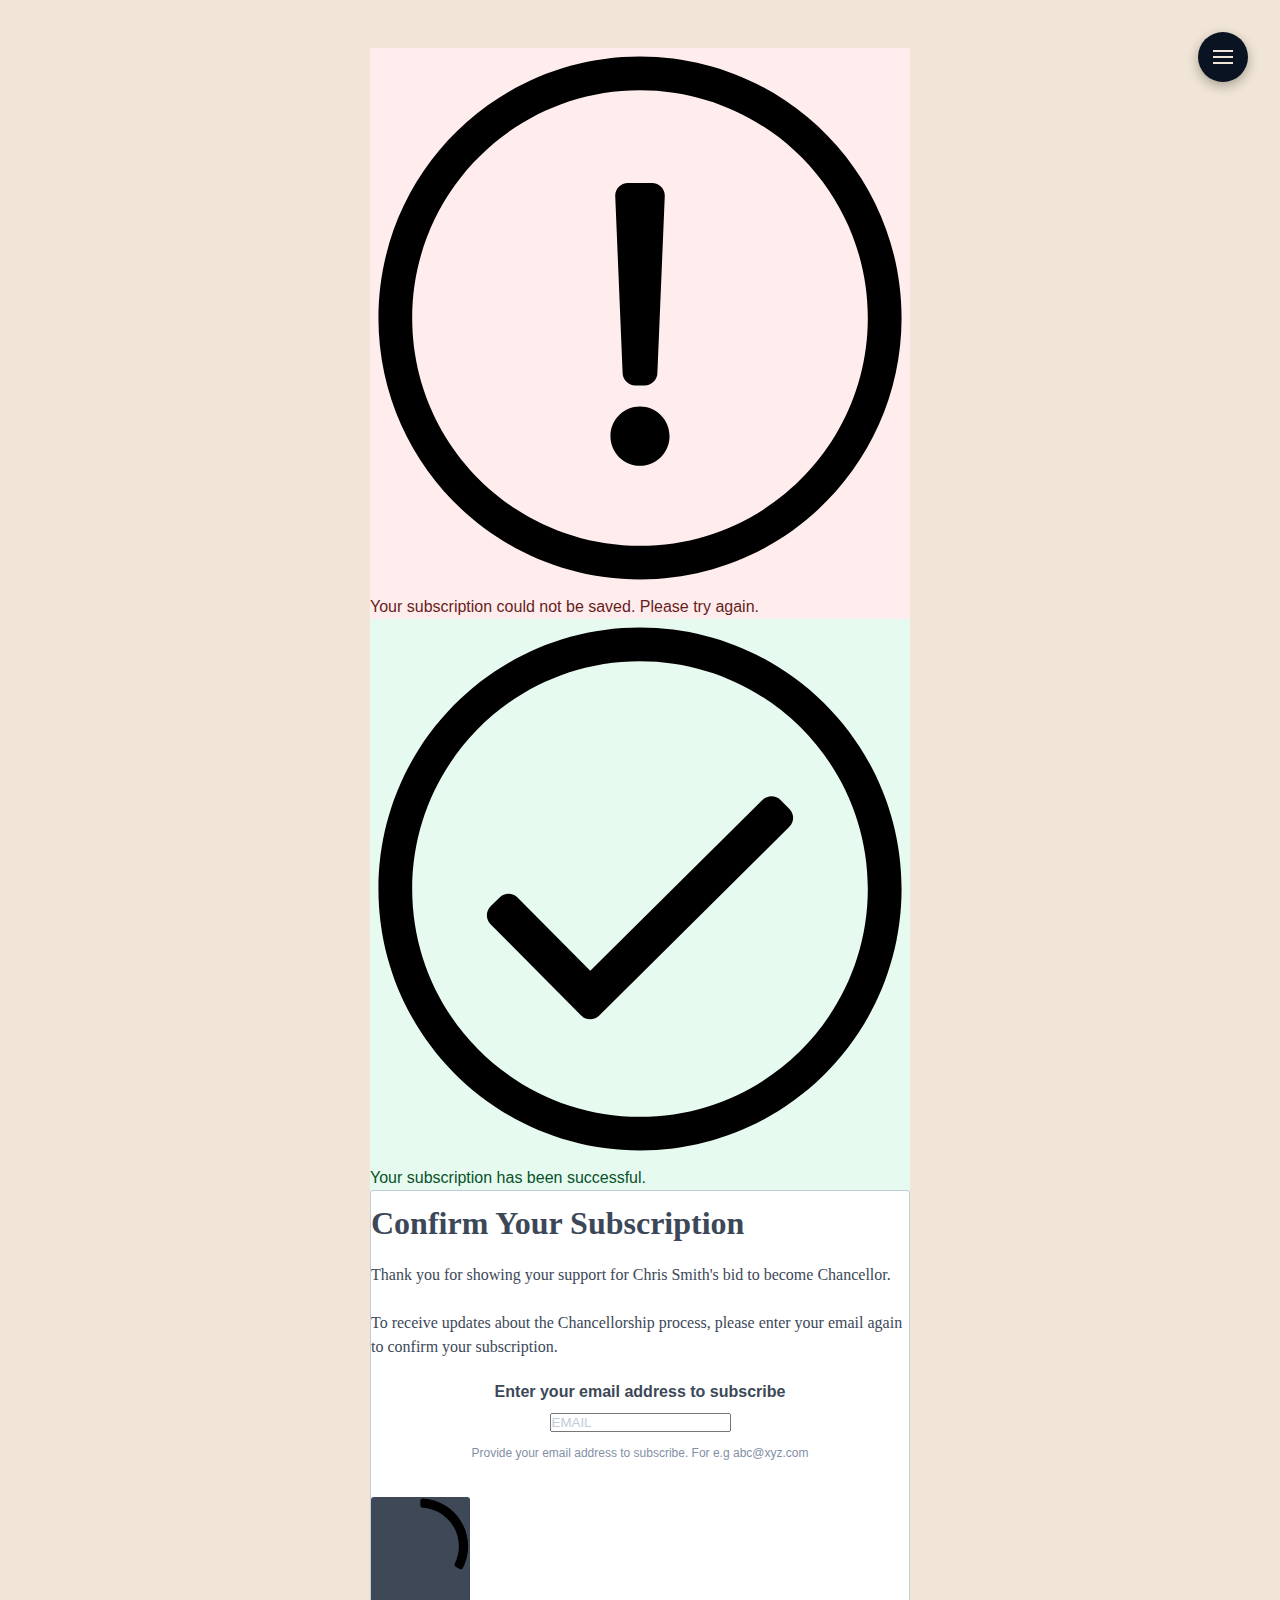
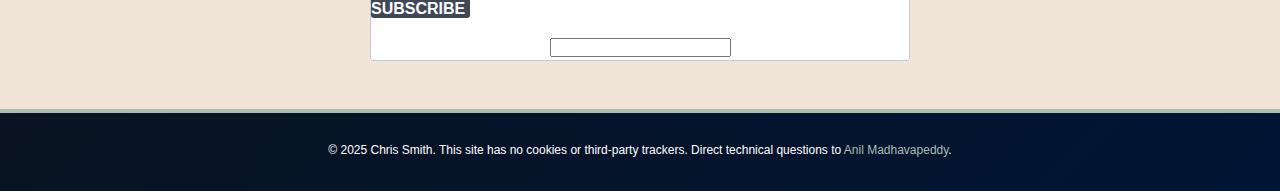
<file: confirm.html>
<!DOCTYPE html>
<html lang="en">
<head>
    <meta charset="UTF-8">
    <meta name="viewport" content="width=device-width, initial-scale=1.0">
    <title>Confirm Your Subscription | Chris Smith for Cambridge Chancellor</title>
    <link rel="preconnect" href="https://fonts.googleapis.com">
    <link rel="preconnect" href="https://fonts.gstatic.com" crossorigin>
    <link href="https://fonts.googleapis.com/css2?family=Crimson+Pro:ital,wght@0,400;0,600;0,700;1,400&family=Montserrat:wght@400;500;600;700&display=swap" rel="stylesheet">
    <link rel="stylesheet" href="https://unpkg.com/aos@next/dist/aos.css" />
    <link rel="stylesheet" href="/css/style.css">
</head>
<body>
    <!-- Navigation Toggle Button -->
    <div class="nav-toggle">
        <div class="hamburger"></div>
    </div>

    <!-- Navigation Overlay -->
    <div class="nav-overlay">
        <ul class="nav-list">
            <li><a href="/">Home</a></li>
            <li><a href="/#manifesto">Manifesto</a></li>
            <li><a href="/#endorsements">Endorsements</a></li>
            <li><a href="/#timeline">Timeline</a></li>
            <li><a href="/#voting">Voting</a></li>
            <li><a href="/signup.html">Join Us</a></li>
        </ul>
    </div>

    <section class="section">
        <div class="container">
            <!-- Begin Brevo Form -->
            <!-- START - We recommend to place the below code in head tag of your website html  -->
            <style>
                @font-face {
                    font-display: block;
                    font-family: Roboto;
                    src: url(https://assets.brevo.com/font/Roboto/Latin/normal/normal/7529907e9eaf8ebb5220c5f9850e3811.woff2) format("woff2"), url(https://assets.brevo.com/font/Roboto/Latin/normal/normal/25c678feafdc175a70922a116c9be3e7.woff) format("woff")
                }

                @font-face {
                    font-display: fallback;
                    font-family: Roboto;
                    font-weight: 600;
                    src: url(https://assets.brevo.com/font/Roboto/Latin/medium/normal/6e9caeeafb1f3491be3e32744bc30440.woff2) format("woff2"), url(https://assets.brevo.com/font/Roboto/Latin/medium/normal/71501f0d8d5aa95960f6475d5487d4c2.woff) format("woff")
                }

                @font-face {
                    font-display: fallback;
                    font-family: Roboto;
                    font-weight: 700;
                    src: url(https://assets.brevo.com/font/Roboto/Latin/bold/normal/3ef7cf158f310cf752d5ad08cd0e7e60.woff2) format("woff2"), url(https://assets.brevo.com/font/Roboto/Latin/bold/normal/ece3a1d82f18b60bcce0211725c476aa.woff) format("woff")
                }

                #sib-container input:-ms-input-placeholder {
                    text-align: left;
                    font-family: Helvetica, sans-serif;
                    color: #c0ccda;
                }

                #sib-container input::placeholder {
                    text-align: left;
                    font-family: Helvetica, sans-serif;
                    color: #c0ccda;
                }

                #sib-container textarea::placeholder {
                    text-align: left;
                    font-family: Helvetica, sans-serif;
                    color: #c0ccda;
                }

                #sib-container a {
                    text-decoration: underline;
                    color: #2BB2FC;
                }
            </style>
            <link rel="stylesheet" href="https://sibforms.com/forms/end-form/build/sib-styles.css">
            <!--  END - We recommend to place the above code in head tag of your website html -->

            <!-- START - We recommend to place the below code where you want the form in your website html  -->
            <div class="sib-form" style="text-align: center; background-color: #EFF2F7;">
                <div id="sib-form-container" class="sib-form-container">
                    <div id="error-message" class="sib-form-message-panel"
                        style="font-size:16px; text-align:left; font-family:Helvetica, sans-serif; color:#661d1d; background-color:#ffeded; border-radius:3px; border-color:#ff4949;max-width:540px;">
                        <div class="sib-form-message-panel__text sib-form-message-panel__text--center">
                            <svg viewBox="0 0 512 512" class="sib-icon sib-notification__icon">
                                <path
                                    d="M256 40c118.621 0 216 96.075 216 216 0 119.291-96.61 216-216 216-119.244 0-216-96.562-216-216 0-119.203 96.602-216 216-216m0-32C119.043 8 8 119.083 8 256c0 136.997 111.043 248 248 248s248-111.003 248-248C504 119.083 392.957 8 256 8zm-11.49 120h22.979c6.823 0 12.274 5.682 11.99 12.5l-7 168c-.268 6.428-5.556 11.5-11.99 11.5h-8.979c-6.433 0-11.722-5.073-11.99-11.5l-7-168c-.283-6.818 5.167-12.5 11.99-12.5zM256 340c-15.464 0-28 12.536-28 28s12.536 28 28 28 28-12.536 28-28-12.536-28-28-28z" />
                            </svg>
                            <span class="sib-form-message-panel__inner-text">
                                Your subscription could not be saved. Please try again.
                            </span>
                        </div>
                    </div>
                    <div></div>
                    <div id="success-message" class="sib-form-message-panel"
                        style="font-size:16px; text-align:left; font-family:Helvetica, sans-serif; color:#085229; background-color:#e7faf0; border-radius:3px; border-color:#13ce66;max-width:540px;">
                        <div class="sib-form-message-panel__text sib-form-message-panel__text--center">
                            <svg viewBox="0 0 512 512" class="sib-icon sib-notification__icon">
                                <path
                                    d="M256 8C119.033 8 8 119.033 8 256s111.033 248 248 248 248-111.033 248-248S392.967 8 256 8zm0 464c-118.664 0-216-96.055-216-216 0-118.663 96.055-216 216-216 118.664 0 216 96.055 216 216 0 118.663-96.055 216-216 216zm141.63-274.961L217.15 376.071c-4.705 4.667-12.303 4.637-16.97-.068l-85.878-86.572c-4.667-4.705-4.637-12.303.068-16.97l8.52-8.451c4.705-4.667 12.303-4.637 16.97.068l68.976 69.533 163.441-162.13c4.705-4.667 12.303-4.637 16.97.068l8.451 8.52c4.668 4.705 4.637 12.303-.068 16.97z" />
                            </svg>
                            <span class="sib-form-message-panel__inner-text">
                                Your subscription has been successful.
                            </span>
                        </div>
                    </div>
                    <div></div>
                    <div id="sib-container" class="sib-container--large sib-container--vertical"
                        style="text-align:center; background-color:rgba(255,255,255,1); max-width:540px; border-radius:3px; border-width:1px; border-color:#C0CCD9; border-style:solid; direction:ltr">
                        <form id="sib-form" method="POST"
                            action="https://sibforms.com/serve/[base64]"
                            data-type="subscription">
                            <div style="padding: 8px 0;">
                                <div class="sib-form-block"
                                    style="font-size:32px; text-align:left; font-weight:700; font-family:Garamond, serif; color:#3C4858; background-color:transparent; text-align:left">
                                    <p>Confirm Your Subscription</p>
                                </div>
                            </div>
                            <div style="padding: 8px 0;">
                                <div class="sib-form-block"
                                    style="font-size:16px; text-align:left; font-family:Garamond, serif; color:#3C4858; background-color:transparent; text-align:left">
                                    <div class="sib-text-form-block">
                                        <p>Thank you for showing your support for Chris Smith's bid to become Chancellor.</p>
                                        <p><br></p>
                                        <p>To receive updates about the Chancellorship process, please enter your email again to
                                            confirm your subscription.</p>
                                    </div>
                                </div>
                            </div>
                            <div style="padding: 8px 0;">
                                <div class="sib-input sib-form-block">
                                    <div class="form__entry entry_block">
                                        <div class="form__label-row ">
                                            <label class="entry__label"
                                                style="font-weight: 700; text-align:left; font-size:16px; text-align:left; font-weight:700; font-family:Helvetica, sans-serif; color:#3c4858;"
                                                for="EMAIL" data-required="*">Enter your email address to subscribe</label>
                                            <div class="entry__field">
                                                <input class="input " type="text" id="EMAIL" name="EMAIL" autocomplete="off"
                                                    placeholder="EMAIL" data-required="true" required />
                                            </div>
                                        </div>
                                        <label class="entry__error entry__error--primary"
                                            style="font-size:16px; text-align:left; font-family:Helvetica, sans-serif; color:#661d1d; background-color:#ffeded; border-radius:3px; border-color:#ff4949;">
                                        </label>
                                        <label class="entry__specification"
                                            style="font-size:12px; text-align:left; font-family:Helvetica, sans-serif; color:#8390A4; text-align:left">
                                            Provide your email address to subscribe. For e.g abc@xyz.com
                                        </label>
                                    </div>
                                </div>
                            </div>
                            <div style="padding: 8px 0;">
                                <div class="sib-captcha sib-form-block">
                                    <div class="form__entry entry_block">
                                        <div class="form__label-row ">
                                            <script>
                                                function handleCaptchaResponse() {
                                                    var event = new Event('captchaChange');
                                                    document.getElementById('sib-captcha').dispatchEvent(event);
                                                    window.grecaptcha = window.turnstile;
                                                }
                                            </script>
                                            <div class="cf-turnstile g-recaptcha" data-sitekey="0x4AAAAAABeRXkHp2a2rAjYn"
                                                id="sib-captcha" data-callback="handleCaptchaResponse" data-language="en">
                                            </div>
                                        </div>
                                        <label class="entry__error entry__error--primary"
                                            style="font-size:16px; text-align:left; font-family:Helvetica, sans-serif; color:#661d1d; background-color:#ffeded; border-radius:3px; border-color:#ff4949;">
                                        </label>
                                    </div>
                                </div>
                            </div>
                            <div style="padding: 8px 0;">
                                <div class="sib-form-block" style="text-align: left">
                                    <button class="sib-form-block__button sib-form-block__button-with-loader"
                                        style="font-size:16px; text-align:left; font-weight:700; font-family:&quot;Lucida Grande&quot;, sans-serif; color:#FFFFFF; background-color:#3E4857; border-radius:3px; border-width:0px;"
                                        form="sib-form" type="submit">
                                        <svg class="icon clickable__icon progress-indicator__icon sib-hide-loader-icon"
                                            viewBox="0 0 512 512">
                                            <path
                                                d="M460.116 373.846l-20.823-12.022c-5.541-3.199-7.54-10.159-4.663-15.874 30.137-59.886 28.343-131.652-5.386-189.946-33.641-58.394-94.896-95.833-161.827-99.676C261.028 55.961 256 50.751 256 44.352V20.309c0-6.904 5.808-12.337 12.703-11.982 83.556 4.306 160.163 50.864 202.11 123.677 42.063 72.696 44.079 162.316 6.031 236.832-3.14 6.148-10.75 8.461-16.728 5.01z" />
                                        </svg>
                                        SUBSCRIBE
                                    </button>
                                </div>
                            </div>
                            <input type="text" name="email_address_check" value="" class="input--hidden">
                            <input type="hidden" name="locale" value="en">
                        </form>
                    </div>
                </div>
            </div>
            <!-- END - We recommend to place the above code where you want the form in your website html  -->

            <!-- START - We recommend to place the below code in footer or bottom of your website html  -->
            <script>
                window.REQUIRED_CODE_ERROR_MESSAGE = 'Please choose a country code';
                window.LOCALE = 'en';
                window.EMAIL_INVALID_MESSAGE = window.SMS_INVALID_MESSAGE = "The information provided is invalid. Please review the field format and try again.";
                window.REQUIRED_ERROR_MESSAGE = "This field cannot be left blank. ";
                window.GENERIC_INVALID_MESSAGE = "The information provided is invalid. Please review the field format and try again.";
                window.translation = {
                    common: {
                        selectedList: '{quantity} list selected',
                        selectedLists: '{quantity} lists selected',
                        selectedOption: '{quantity} selected',
                        selectedOptions: '{quantity} selected',
                    }
                };
                var AUTOHIDE = Boolean(0);
            </script>
            <script defer src="https://sibforms.com/forms/end-form/build/main.js"></script>
            <script src="https://challenges.cloudflare.com/turnstile/v0/api.js" async defer></script>
            <!-- END - We recommend to place the above code in footer or bottom of your website html  -->
            <!-- End Brevo Form -->
        </div>
    </section>

    <footer>
        <div class="container">
            <small>
            <p>&copy; 2025 Chris Smith. This site has no cookies or third-party trackers. Direct technical questions to <a href="https://anil.recoil.org/">Anil Madhavapeddy</a>.</p></small>
        </div>
    </footer>

    <!-- Script for AOS library -->
    <script src="https://unpkg.com/aos@next/dist/aos.js"></script>
    
    <script>
        document.addEventListener('DOMContentLoaded', function() {
            // Initialize AOS
            AOS.init({
                duration: 800,
                easing: 'ease',
                once: true
            });
            
            // Navigation toggle
            const navToggle = document.querySelector('.nav-toggle');
            const navOverlay = document.querySelector('.nav-overlay');
            
            navToggle.addEventListener('click', function() {
                this.classList.toggle('active');
                navOverlay.classList.toggle('active');
                document.body.classList.toggle('no-scroll');
            });
            
            // Close navigation when clicking a link
            document.querySelectorAll('.nav-list a').forEach(link => {
                link.addEventListener('click', function() {
                    navToggle.classList.remove('active');
                    navOverlay.classList.remove('active');
                    document.body.classList.remove('no-scroll');
                });
            });
        });
    </script>
</body>
</html>
</file>
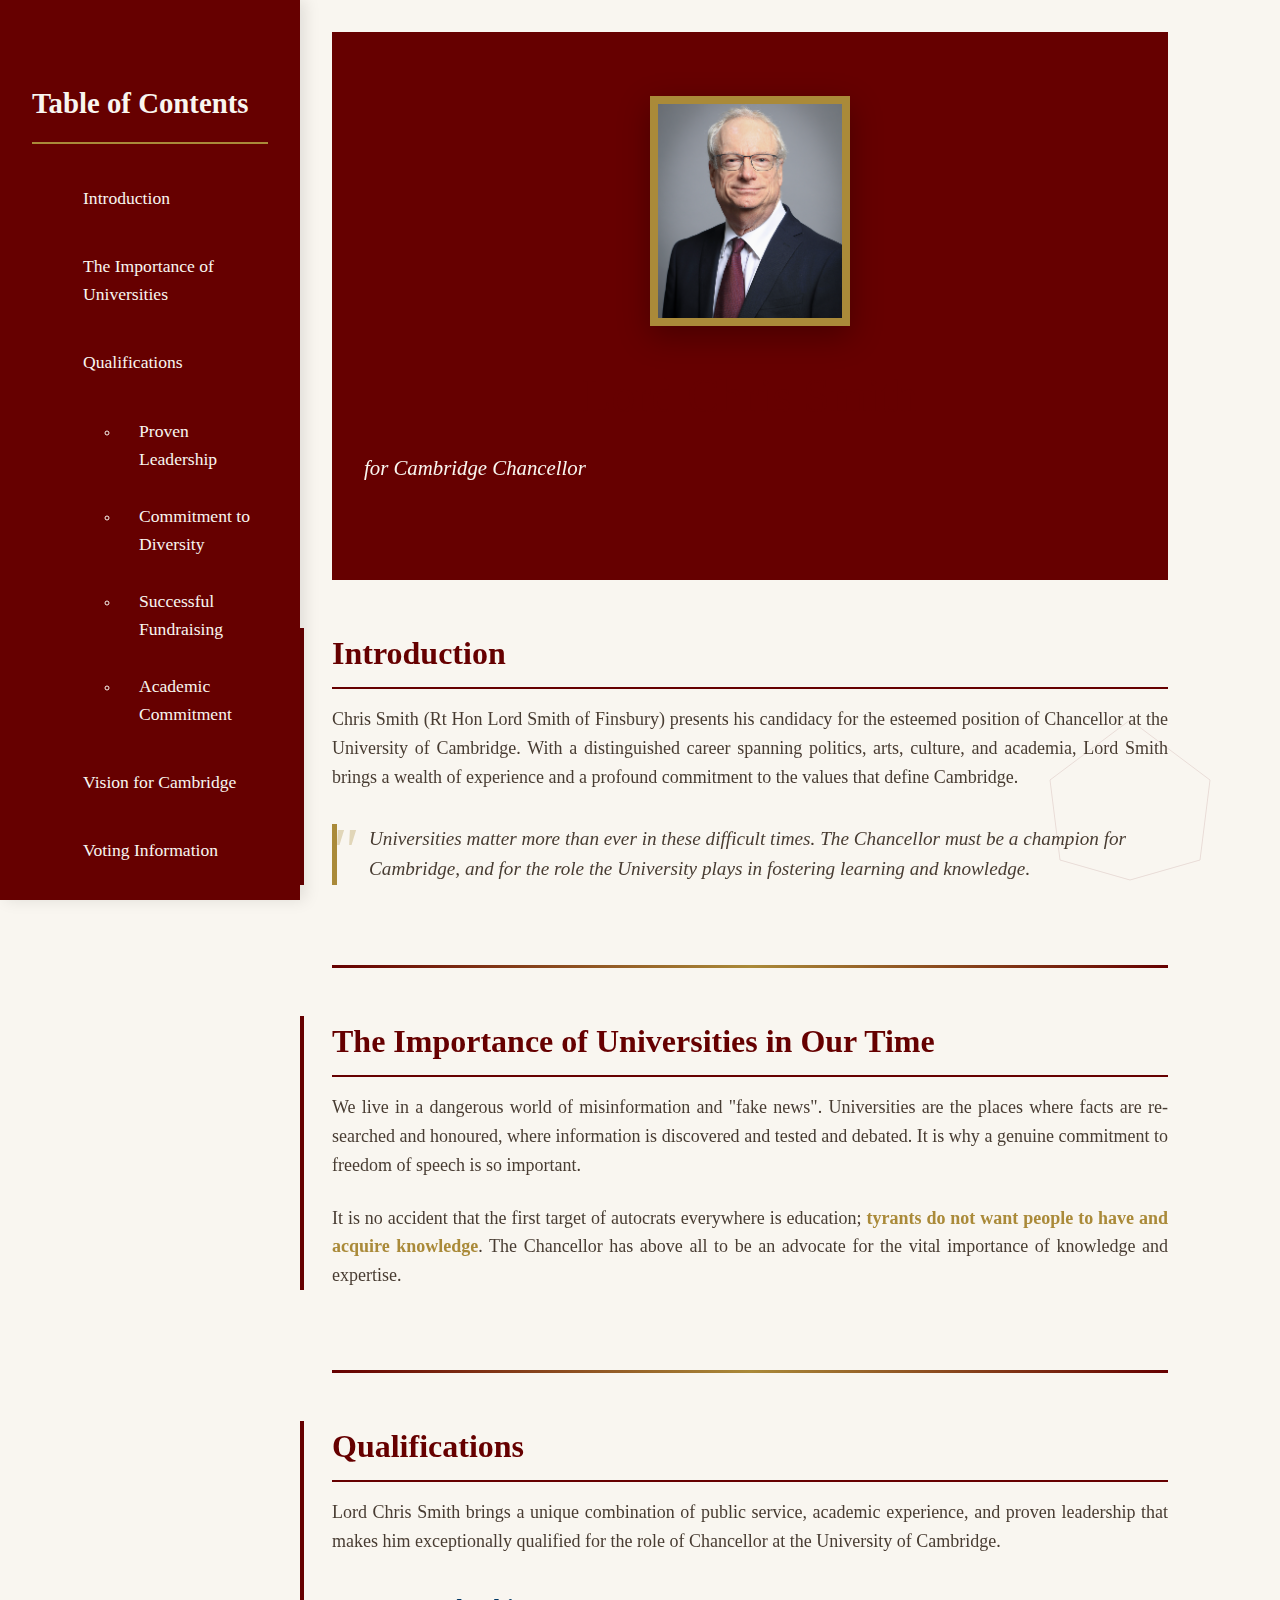
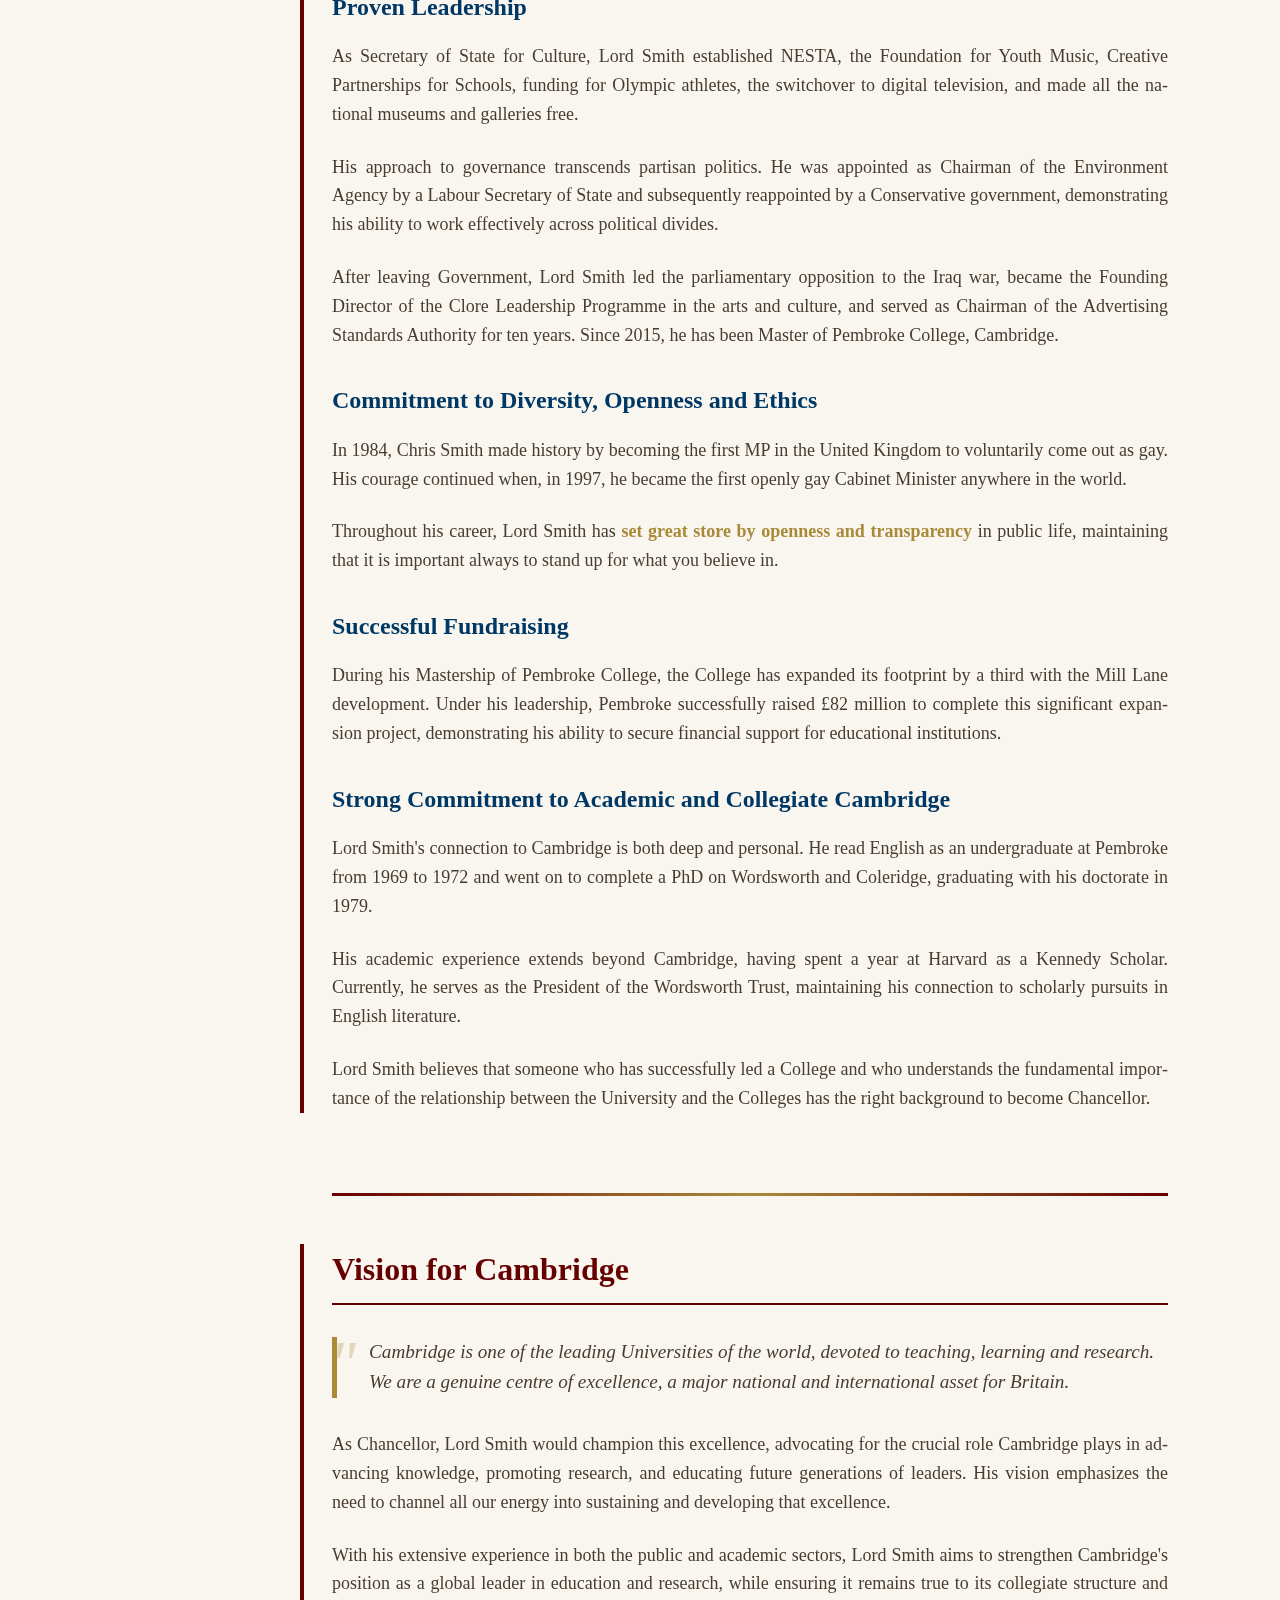
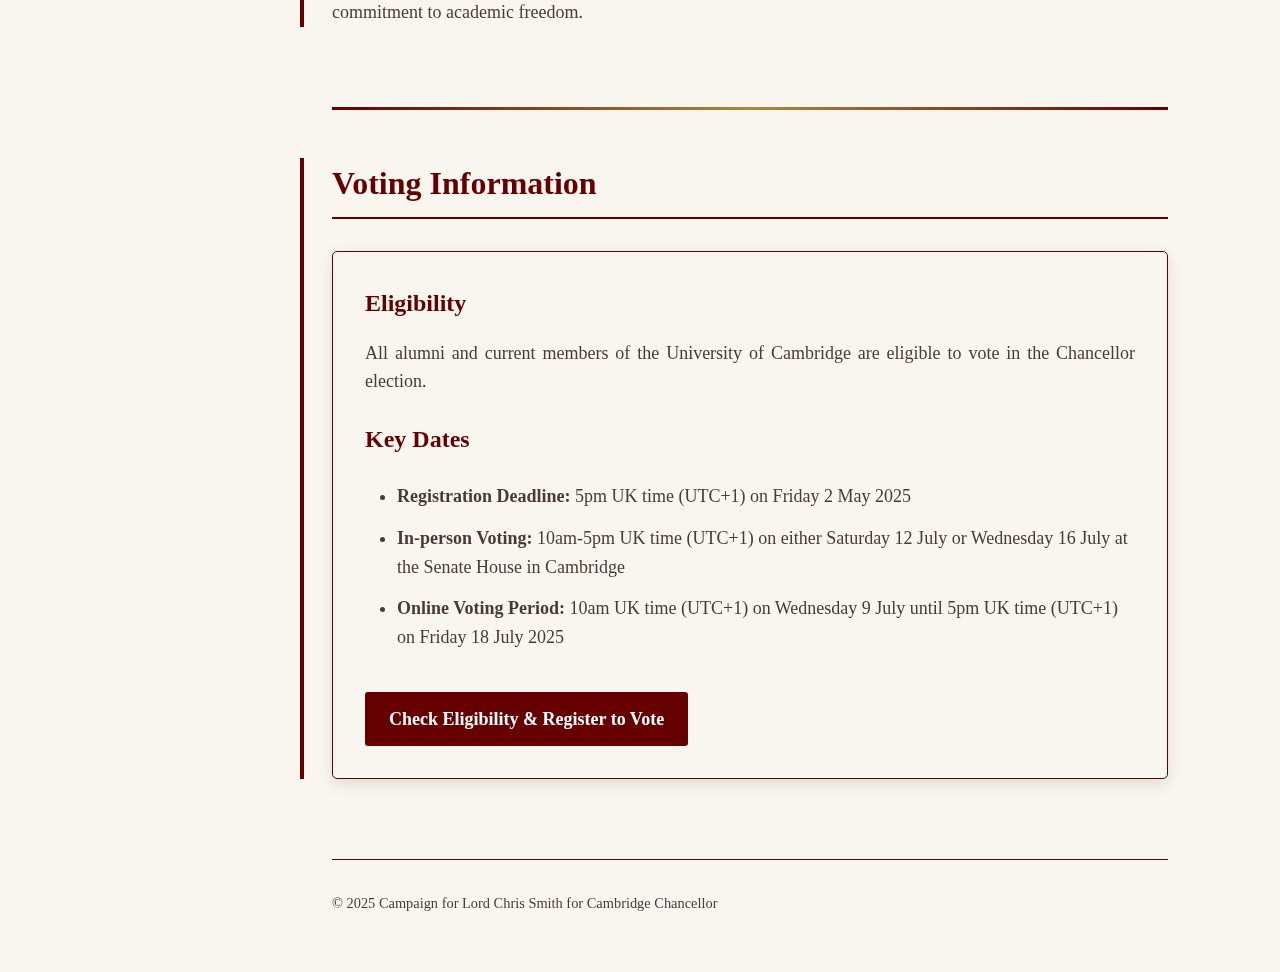
<file: index-deep-dive.html>
<!DOCTYPE html>
<html lang="en">
<head>
    <meta charset="UTF-8">
    <meta name="viewport" content="width=device-width, initial-scale=1.0">
    <title>Lord Chris Smith for Cambridge Chancellor - Deep Dive</title>
    <style>
        :root {
            --main-color: #660000;
            --secondary-color: #AA8A39;
            --tertiary-color: #003865;
            --text-color: #333;
            --light-text: #F9F6F0;
            --bg-color: #F9F6F0;
            --light-bg: #F9F6F0;
            --paper-color: #F9F6F0;
            --ink-color: #483C32;
        }
        
        * {
            margin: 0;
            padding: 0;
            box-sizing: border-box;
        }
        
        body {
            font-family: 'Baskerville', 'Times New Roman', serif;
            line-height: 1.6;
            color: var(--ink-color);
            background-color: var(--bg-color);
            overflow-x: hidden;
            font-size: 18px;
        }
        
        /* Scrollbar styling */
        ::-webkit-scrollbar {
            width: 15px;
            height: 15px;
        }

        ::-webkit-scrollbar-track {
            background: var(--paper-color);
        }

        ::-webkit-scrollbar-thumb {
            background: var(--main-color);
            border: 3px solid var(--paper-color);
            border-radius: 10px;
        }

        ::-webkit-scrollbar-thumb:hover {
            background: var(--tertiary-color);
        }
        
        /* Table of Contents */
        .toc {
            position: fixed;
            top: 0;
            left: 0;
            width: 300px;
            height: 100vh;
            background-color: var(--main-color);
            color: var(--light-text);
            padding: 2rem;
            overflow-y: auto;
            z-index: 100;
            transition: transform 0.3s ease;
            box-shadow: 5px 0 15px rgba(0, 0, 0, 0.1);
        }
        
        .toc h2 {
            font-size: 1.8rem;
            margin-bottom: 2rem;
            padding-bottom: 1rem;
            border-bottom: 2px solid var(--secondary-color);
            color: var(--light-text);
        }
        
        .toc-list {
            list-style: none;
        }
        
        .toc-item {
            margin-bottom: 1.5rem;
        }
        
        .toc-link {
            color: var(--light-text);
            text-decoration: none;
            font-size: 1.1rem;
            transition: all 0.2s ease;
            display: block;
            padding: 0.5rem 0;
            border-left: 3px solid transparent;
            padding-left: 1rem;
        }
        
        .toc-link:hover, .toc-link.active {
            color: var(--secondary-color);
            border-left-color: var(--secondary-color);
            transform: translateX(5px);
        }
        
        .toc-subitem {
            margin-left: 1.5rem;
            margin-top: 0.5rem;
            font-size: 0.9rem;
        }
        
        /* Content area */
        .content {
            margin-left: 300px;
            padding: 2rem;
            max-width: 900px;
        }
        
        /* Header */
        .site-header {
            text-align: center;
            padding: 4rem 2rem;
            margin-bottom: 3rem;
            position: relative;
            background-color: var(--main-color);
            color: var(--light-text);
        }
        
        .site-title {
            font-size: 3rem;
            margin-bottom: 1rem;
            font-family: 'Baskerville', 'Garamond', serif;
            font-weight: normal;
        }
        
        .site-subtitle {
            font-size: 1.3rem;
            margin-bottom: 2rem;
            font-style: italic;
        }
        
        .portrait-container {
            width: 200px;
            height: 230px;
            margin: 0 auto 2rem;
            position: relative;
        }
        
        .portrait {
            width: 100%;
            height: 100%;
            object-fit: cover;
            border: 8px solid var(--secondary-color);
            box-shadow: 0 10px 30px rgba(0, 0, 0, 0.3);
        }
        
        /* Sections */
        .section {
            margin-bottom: 5rem;
            position: relative;
        }
        
        .section::before {
            content: '';
            position: absolute;
            top: 0;
            left: -2rem;
            width: 4px;
            height: 100%;
            background-color: var(--main-color);
        }
        
        h1, h2, h3, h4, h5, h6 {
            font-family: 'Baskerville', 'Garamond', serif;
            color: var(--main-color);
            margin: 2rem 0 1rem;
        }
        
        h1 {
            font-size: 2.5rem;
        }
        
        h2 {
            font-size: 2rem;
            border-bottom: 2px solid var(--main-color);
            padding-bottom: 0.5rem;
            margin-top: 3rem;
        }
        
        h3 {
            font-size: 1.5rem;
            color: var(--tertiary-color);
        }
        
        p {
            margin-bottom: 1.5rem;
            text-align: justify;
            hyphens: auto;
        }
        
        /* Blockquotes for statements */
        blockquote {
            font-size: 1.2rem;
            font-style: italic;
            border-left: 5px solid var(--secondary-color);
            padding-left: 2rem;
            margin: 2rem 0;
            position: relative;
        }
        
        blockquote::before {
            content: '"';
            font-size: 4rem;
            position: absolute;
            left: -0.5rem;
            top: -1.5rem;
            color: var(--secondary-color);
            opacity: 0.3;
        }
        
        /* Lists */
        ul, ol {
            margin: 1.5rem 0 1.5rem 2rem;
        }
        
        li {
            margin-bottom: 0.8rem;
        }
        
        /* Decorative elements */
        .decorative-line {
            height: 3px;
            background: linear-gradient(to right, var(--main-color), var(--secondary-color), var(--main-color));
            margin: 3rem 0;
        }
        
        /* Footnotes */
        .footnotes {
            margin-top: 4rem;
            padding-top: 2rem;
            border-top: 1px solid var(--main-color);
            font-size: 0.9rem;
        }
        
        .footnote {
            display: inline-block;
            margin-left: 2px;
            font-size: 0.8rem;
            vertical-align: super;
            color: var(--main-color);
        }
        
        /* Animated sidenotes */
        .sidenote-container {
            position: relative;
        }
        
        .sidenote-marker {
            color: var(--secondary-color);
            cursor: pointer;
            font-weight: bold;
        }
        
        .sidenote {
            position: absolute;
            right: -250px;
            width: 230px;
            padding: 1rem;
            background-color: var(--light-bg);
            border-left: 3px solid var(--secondary-color);
            font-size: 0.9rem;
            opacity: 0;
            transition: opacity 0.3s ease;
            box-shadow: 0 5px 15px rgba(0, 0, 0, 0.1);
        }
        
        .sidenote-container:hover .sidenote {
            opacity: 1;
        }
        
        /* Cambridge imagery */
        .cambridge-imagery {
            position: fixed;
            bottom: 0;
            right: 0;
            width: 250px;
            height: 200px;
            background-image: url('data:image/svg+xml;utf8,<svg xmlns="http://www.w3.org/2000/svg" viewBox="0 0 100 100"><path d="M50,10 L90,40 L85,80 L50,90 L15,80 L10,40 Z" fill="none" stroke="%23660000" stroke-width="0.5"/></svg>');
            background-size: contain;
            background-repeat: no-repeat;
            opacity: 0.1;
            z-index: -1;
        }
        
        /* Voting information card */
        .voting-card {
            background-color: var(--light-bg);
            border: 1px solid var(--main-color);
            border-radius: 5px;
            padding: 2rem;
            margin: 2rem 0;
            box-shadow: 0 5px 15px rgba(0, 0, 0, 0.1);
        }
        
        .voting-card h3 {
            color: var(--main-color);
            margin-top: 0;
        }
        
        .voting-cta {
            display: inline-block;
            background-color: var(--main-color);
            color: white;
            padding: 0.8rem 1.5rem;
            text-decoration: none;
            border-radius: 3px;
            font-weight: bold;
            margin-top: 1rem;
            transition: background-color 0.3s ease;
        }
        
        .voting-cta:hover {
            background-color: var(--tertiary-color);
        }
        
        /* Mobile responsiveness */
        @media (max-width: 1024px) {
            .toc {
                transform: translateX(-100%);
                width: 280px;
            }
            
            .toc.open {
                transform: translateX(0);
            }
            
            .content {
                margin-left: 0;
                padding: 1rem;
            }
            
            .toc-toggle {
                position: fixed;
                top: 1rem;
                left: 1rem;
                width: 50px;
                height: 50px;
                background-color: var(--main-color);
                border-radius: 50%;
                display: flex;
                justify-content: center;
                align-items: center;
                cursor: pointer;
                z-index: 101;
                box-shadow: 0 3px 10px rgba(0, 0, 0, 0.2);
            }
            
            .toc-toggle span {
                width: 25px;
                height: 3px;
                background-color: white;
                position: relative;
                transition: all 0.3s ease;
            }
            
            .toc-toggle span::before,
            .toc-toggle span::after {
                content: '';
                position: absolute;
                width: 25px;
                height: 3px;
                background-color: white;
                transition: all 0.3s ease;
            }
            
            .toc-toggle span::before {
                top: -8px;
            }
            
            .toc-toggle span::after {
                top: 8px;
            }
            
            .toc-toggle.open span {
                background-color: transparent;
            }
            
            .toc-toggle.open span::before {
                transform: rotate(45deg);
                top: 0;
            }
            
            .toc-toggle.open span::after {
                transform: rotate(-45deg);
                top: 0;
            }
            
            .sidenote {
                position: static;
                width: 100%;
                margin: 1rem 0;
                opacity: 1;
                display: none;
            }
            
            .sidenote-container:hover .sidenote {
                display: block;
            }
        }
        
        /* Print styles */
        @media print {
            .toc, .toc-toggle, .cambridge-imagery {
                display: none;
            }
            
            .content {
                margin-left: 0;
                max-width: 100%;
            }
            
            body {
                font-size: 12pt;
                color: black;
                background: white;
            }
            
            h1, h2, h3, h4, h5, h6 {
                page-break-after: avoid;
                page-break-inside: avoid;
            }
            
            p, blockquote, ul, ol {
                page-break-inside: avoid;
            }
            
            img {
                page-break-inside: avoid;
                max-width: 100% !important;
            }
            
            a {
                color: black;
                text-decoration: underline;
            }
        }
    </style>
</head>
<body>
    <div class="toc" id="toc">
        <h2>Table of Contents</h2>
        <ul class="toc-list">
            <li class="toc-item">
                <a href="#introduction" class="toc-link">Introduction</a>
            </li>
            <li class="toc-item">
                <a href="#importance" class="toc-link">The Importance of Universities</a>
            </li>
            <li class="toc-item">
                <a href="#qualifications" class="toc-link">Qualifications</a>
                <ul>
                    <li class="toc-subitem">
                        <a href="#leadership" class="toc-link">Proven Leadership</a>
                    </li>
                    <li class="toc-subitem">
                        <a href="#diversity" class="toc-link">Commitment to Diversity</a>
                    </li>
                    <li class="toc-subitem">
                        <a href="#fundraising" class="toc-link">Successful Fundraising</a>
                    </li>
                    <li class="toc-subitem">
                        <a href="#academic" class="toc-link">Academic Commitment</a>
                    </li>
                </ul>
            </li>
            <li class="toc-item">
                <a href="#vision" class="toc-link">Vision for Cambridge</a>
            </li>
            <li class="toc-item">
                <a href="#voting" class="toc-link">Voting Information</a>
            </li>
        </ul>
    </div>
    
    <div class="toc-toggle" id="tocToggle">
        <span></span>
    </div>
    
    <div class="content">
        <header class="site-header">
            <div class="portrait-container">
                <img src="chris-smith-portrait.jpg" alt="Lord Chris Smith" class="portrait">
            </div>
            <h1 class="site-title">Lord Chris Smith</h1>
            <p class="site-subtitle">for Cambridge Chancellor</p>
        </header>
        
        <section class="section" id="introduction">
            <h2>Introduction</h2>
            <p>Chris Smith (Rt Hon Lord Smith of Finsbury) presents his candidacy for the esteemed position of Chancellor at the University of Cambridge. With a distinguished career spanning politics, arts, culture, and academia, Lord Smith brings a wealth of experience and a profound commitment to the values that define Cambridge.</p>
            
            <blockquote>
                Universities matter more than ever in these difficult times. The Chancellor must be a champion for Cambridge, and for the role the University plays in fostering learning and knowledge.
            </blockquote>
        </section>
        
        <div class="decorative-line"></div>
        
        <section class="section" id="importance">
            <h2>The Importance of Universities in Our Time</h2>
            
            <p>We live in a dangerous world of misinformation and "fake news". Universities are the places where facts are researched and honoured, where information is discovered and tested and debated. It is why a genuine commitment to freedom of speech is so important.</p>
            
            <div class="sidenote-container">
                <p>It is no accident that the first target of autocrats everywhere is education; <span class="sidenote-marker">tyrants do not want people to have and acquire knowledge</span>. The Chancellor has above all to be an advocate for the vital importance of knowledge and expertise.</p>
                <div class="sidenote">Throughout history, limiting access to education has been a tool of oppression. The free exchange of ideas is essential to democracy and progress.</div>
            </div>
        </section>
        
        <div class="decorative-line"></div>
        
        <section class="section" id="qualifications">
            <h2>Qualifications</h2>
            
            <p>Lord Chris Smith brings a unique combination of public service, academic experience, and proven leadership that makes him exceptionally qualified for the role of Chancellor at the University of Cambridge.</p>
            
            <h3 id="leadership">Proven Leadership</h3>
            <p>As Secretary of State for Culture, Lord Smith established NESTA, the Foundation for Youth Music, Creative Partnerships for Schools, funding for Olympic athletes, the switchover to digital television, and made all the national museums and galleries free.</p>
            
            <p>His approach to governance transcends partisan politics. He was appointed as Chairman of the Environment Agency by a Labour Secretary of State and subsequently reappointed by a Conservative government, demonstrating his ability to work effectively across political divides.</p>
            
            <p>After leaving Government, Lord Smith led the parliamentary opposition to the Iraq war, became the Founding Director of the Clore Leadership Programme in the arts and culture, and served as Chairman of the Advertising Standards Authority for ten years. Since 2015, he has been Master of Pembroke College, Cambridge.</p>
            
            <h3 id="diversity">Commitment to Diversity, Openness and Ethics</h3>
            <p>In 1984, Chris Smith made history by becoming the first MP in the United Kingdom to voluntarily come out as gay. His courage continued when, in 1997, he became the first openly gay Cabinet Minister anywhere in the world.</p>
            
            <div class="sidenote-container">
                <p>Throughout his career, Lord Smith has <span class="sidenote-marker">set great store by openness and transparency</span> in public life, maintaining that it is important always to stand up for what you believe in.</p>
                <div class="sidenote">This principle of ethical leadership and transparency is increasingly important in academic institutions facing complex ethical questions about research, funding, and governance.</div>
            </div>
            
            <h3 id="fundraising">Successful Fundraising</h3>
            <p>During his Mastership of Pembroke College, the College has expanded its footprint by a third with the Mill Lane development. Under his leadership, Pembroke successfully raised £82 million to complete this significant expansion project, demonstrating his ability to secure financial support for educational institutions.</p>
            
            <h3 id="academic">Strong Commitment to Academic and Collegiate Cambridge</h3>
            <p>Lord Smith's connection to Cambridge is both deep and personal. He read English as an undergraduate at Pembroke from 1969 to 1972 and went on to complete a PhD on Wordsworth and Coleridge, graduating with his doctorate in 1979.</p>
            
            <p>His academic experience extends beyond Cambridge, having spent a year at Harvard as a Kennedy Scholar. Currently, he serves as the President of the Wordsworth Trust, maintaining his connection to scholarly pursuits in English literature.</p>
            
            <p>Lord Smith believes that someone who has successfully led a College and who understands the fundamental importance of the relationship between the University and the Colleges has the right background to become Chancellor.</p>
        </section>
        
        <div class="decorative-line"></div>
        
        <section class="section" id="vision">
            <h2>Vision for Cambridge</h2>
            
            <blockquote>
                Cambridge is one of the leading Universities of the world, devoted to teaching, learning and research. We are a genuine centre of excellence, a major national and international asset for Britain.
            </blockquote>
            
            <p>As Chancellor, Lord Smith would champion this excellence, advocating for the crucial role Cambridge plays in advancing knowledge, promoting research, and educating future generations of leaders. His vision emphasizes the need to channel all our energy into sustaining and developing that excellence.</p>
            
            <p>With his extensive experience in both the public and academic sectors, Lord Smith aims to strengthen Cambridge's position as a global leader in education and research, while ensuring it remains true to its collegiate structure and commitment to academic freedom.</p>
        </section>
        
        <div class="decorative-line"></div>
        
        <section class="section" id="voting">
            <h2>Voting Information</h2>
            
            <div class="voting-card">
                <h3>Eligibility</h3>
                <p>All alumni and current members of the University of Cambridge are eligible to vote in the Chancellor election.</p>
                
                <h3>Key Dates</h3>
                <ul>
                    <li><strong>Registration Deadline:</strong> 5pm UK time (UTC+1) on Friday 2 May 2025</li>
                    <li><strong>In-person Voting:</strong> 10am-5pm UK time (UTC+1) on either Saturday 12 July or Wednesday 16 July at the Senate House in Cambridge</li>
                    <li><strong>Online Voting Period:</strong> 10am UK time (UTC+1) on Wednesday 9 July until 5pm UK time (UTC+1) on Friday 18 July 2025</li>
                </ul>
                
                <a href="https://www.cam.ac.uk/about-the-university/how-the-university-and-colleges-work/people/chancellor/election-of-the-next-chancellor/how-to-register-for-online-voting" class="voting-cta">Check Eligibility & Register to Vote</a>
            </div>
        </section>
        
        <div class="footnotes">
            <p>© 2025 Campaign for Lord Chris Smith for Cambridge Chancellor</p>
        </div>
    </div>
    
    <div class="cambridge-imagery"></div>
    
    <script>
        document.addEventListener('DOMContentLoaded', function() {
            const tocToggle = document.getElementById('tocToggle');
            const toc = document.getElementById('toc');
            const tocLinks = document.querySelectorAll('.toc-link');
            
            // Toggle TOC on mobile
            tocToggle.addEventListener('click', function() {
                toc.classList.toggle('open');
                tocToggle.classList.toggle('open');
            });
            
            // Highlight current section in TOC
            window.addEventListener('scroll', function() {
                let current = '';
                const sections = document.querySelectorAll('section');
                
                sections.forEach(section => {
                    const sectionTop = section.offsetTop;
                    const sectionHeight = section.clientHeight;
                    if (pageYOffset >= (sectionTop - 300)) {
                        current = section.getAttribute('id');
                    }
                });
                
                tocLinks.forEach(link => {
                    link.classList.remove('active');
                    if (link.getAttribute('href') === `#${current}`) {
                        link.classList.add('active');
                    }
                });
            });
            
            // Smooth scroll to sections
            tocLinks.forEach(link => {
                link.addEventListener('click', function(e) {
                    e.preventDefault();
                    
                    const targetId = this.getAttribute('href');
                    const targetElement = document.querySelector(targetId);
                    
                    window.scrollTo({
                        top: targetElement.offsetTop - 50,
                        behavior: 'smooth'
                    });
                    
                    // Close the mobile menu after click
                    if (window.innerWidth <= 1024) {
                        toc.classList.remove('open');
                        tocToggle.classList.remove('open');
                    }
                });
            });
        });
    </script>
</body>
</html>
</file>
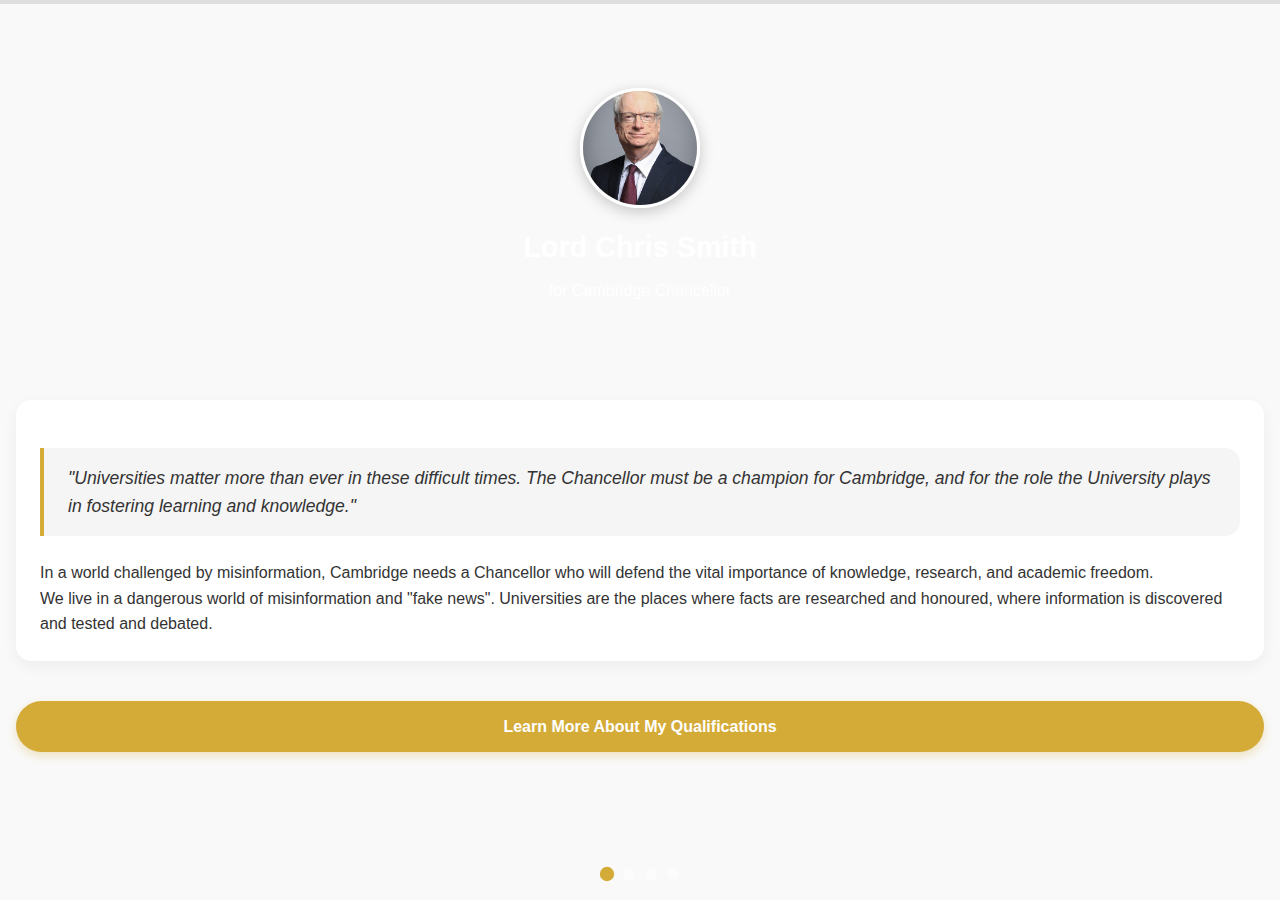
<file: index-mobile.html>
<!DOCTYPE html>
<html lang="en">
<head>
    <meta charset="UTF-8">
    <meta name="viewport" content="width=device-width, initial-scale=1.0">
    <title>Lord Chris Smith for Cambridge Chancellor</title>
    <style>
        :root {
            --primary-color: #003865;
            --accent-color: #D4AB37;
            --text-color: #333;
            --light-bg: #f9f9f9;
            --card-bg: white;
        }
        
        * {
            margin: 0;
            padding: 0;
            box-sizing: border-box;
            -webkit-tap-highlight-color: transparent;
        }
        
        body {
            font-family: -apple-system, BlinkMacSystemFont, 'Segoe UI', Roboto, Oxygen, Ubuntu, Cantarell, sans-serif;
            line-height: 1.6;
            color: var(--text-color);
            background-color: var(--light-bg);
            overflow-x: hidden;
        }
        
        .app {
            position: relative;
            min-height: 100vh;
        }
        
        /* Mobile-optimized swipeable sections */
        .page-container {
            display: flex;
            overflow-x: scroll;
            scroll-snap-type: x mandatory;
            -webkit-overflow-scrolling: touch;
            width: 100%;
            height: 100vh;
            scrollbar-width: none; /* Firefox */
        }
        
        .page-container::-webkit-scrollbar {
            display: none; /* Chrome, Safari, Edge */
        }
        
        .page {
            flex: 0 0 100%;
            width: 100%;
            height: 100vh;
            scroll-snap-align: start;
            padding: 1rem;
            overflow-y: auto;
            position: relative;
        }
        
        /* Navigation dots */
        .nav-dots {
            position: fixed;
            bottom: 20px;
            left: 50%;
            transform: translateX(-50%);
            display: flex;
            gap: 10px;
            z-index: 100;
        }
        
        .dot {
            width: 12px;
            height: 12px;
            border-radius: 50%;
            background-color: rgba(255, 255, 255, 0.5);
            cursor: pointer;
            transition: all 0.3s ease;
        }
        
        .dot.active {
            background-color: var(--accent-color);
            transform: scale(1.2);
        }
        
        /* Header styles */
        .header-container {
            height: 40vh;
            position: relative;
            overflow: hidden;
            border-radius: 15px;
            margin-bottom: 1.5rem;
        }
        
        .header-bg {
            position: absolute;
            top: 0;
            left: 0;
            width: 100%;
            height: 100%;
            background-color: var(--primary-color);
            z-index: -1;
        }
        
        .header-content {
            height: 100%;
            display: flex;
            flex-direction: column;
            justify-content: center;
            align-items: center;
            text-align: center;
            color: white;
            padding: 1rem;
            position: relative;
        }
        
        .portrait-container {
            width: 120px;
            height: 120px;
            border-radius: 60px;
            overflow: hidden;
            border: 3px solid white;
            margin-bottom: 1rem;
            box-shadow: 0 4px 15px rgba(0, 0, 0, 0.2);
        }
        
        .portrait {
            width: 100%;
            height: 100%;
            object-fit: cover;
        }
        
        h1 {
            font-size: 1.8rem;
            font-weight: 700;
            margin-bottom: 0.5rem;
        }
        
        h2 {
            font-size: 1.3rem;
            font-weight: 600;
            margin: 1.5rem 0 1rem;
            color: var(--primary-color);
        }
        
        h3 {
            font-size: 1.1rem;
            font-weight: 600;
            margin: 1rem 0 0.5rem;
            color: var(--primary-color);
        }
        
        /* Card styles */
        .card {
            background-color: var(--card-bg);
            border-radius: 15px;
            padding: 1.5rem;
            margin-bottom: 1.5rem;
            box-shadow: 0 5px 15px rgba(0, 0, 0, 0.05);
        }
        
        /* Quote styles */
        .quote {
            font-size: 1.1rem;
            font-style: italic;
            position: relative;
            padding: 1rem 1.5rem;
            margin: 1.5rem 0;
            background-color: #f5f5f5;
            border-left: 4px solid var(--accent-color);
            border-radius: 0 15px 15px 0;
        }
        
        /* Button styles */
        .btn {
            display: inline-block;
            background-color: var(--accent-color);
            color: white;
            padding: 0.8rem 1.5rem;
            border-radius: 50px;
            text-decoration: none;
            font-weight: 600;
            text-align: center;
            box-shadow: 0 4px 10px rgba(212, 171, 55, 0.3);
            transition: all 0.3s ease;
            margin: 1rem 0;
            width: 100%;
        }
        
        .btn:hover, .btn:active {
            background-color: #b89225;
            transform: translateY(-2px);
        }
        
        /* Progress indicator */
        .progress-container {
            position: fixed;
            top: 0;
            left: 0;
            width: 100%;
            height: 4px;
            background-color: rgba(0, 0, 0, 0.1);
            z-index: 1000;
        }
        
        .progress-bar {
            height: 100%;
            background-color: var(--accent-color);
            width: 0;
        }
        
        /* List styles */
        ul {
            padding-left: 1.2rem;
        }
        
        li {
            margin-bottom: 0.8rem;
        }
        
        /* Page themes */
        .page.bio {
            background-color: #f9f9f9;
        }
        
        .page.qualifications {
            background-color: #f5f8ff;
        }
        
        .page.vision {
            background-color: #f6fbff;
        }
        
        .page.voting {
            background-color: #f9f9f9;
        }
        
        /* Footer */
        footer {
            text-align: center;
            padding: 1.5rem;
            color: #777;
            font-size: 0.9rem;
        }
    </style>
</head>
<body>
    <div class="app">
        <div class="progress-container">
            <div class="progress-bar" id="progressBar"></div>
        </div>
        
        <div class="page-container" id="pageContainer">
            <!-- Welcome Page -->
            <section class="page bio">
                <div class="header-container">
                    <div class="header-bg"></div>
                    <div class="header-content">
                        <div class="portrait-container">
                            <img src="chris-smith-portrait.jpg" alt="Lord Chris Smith" class="portrait">
                        </div>
                        <h1>Lord Chris Smith</h1>
                        <p>for Cambridge Chancellor</p>
                    </div>
                </div>
                
                <div class="card">
                    <div class="quote">
                        "Universities matter more than ever in these difficult times. The Chancellor must be a champion for Cambridge, and for the role the University plays in fostering learning and knowledge."
                    </div>
                    
                    <p>In a world challenged by misinformation, Cambridge needs a Chancellor who will defend the vital importance of knowledge, research, and academic freedom.</p>
                    
                    <p>We live in a dangerous world of misinformation and "fake news". Universities are the places where facts are researched and honoured, where information is discovered and tested and debated.</p>
                </div>
                
                <a href="#" class="btn swipe-next">Learn More About My Qualifications</a>
            </section>
            
            <!-- Qualifications Page -->
            <section class="page qualifications">
                <h2>My Qualifications</h2>
                
                <div class="card">
                    <h3>Proven Leadership</h3>
                    <ul>
                        <li>Secretary of State for Culture with significant accomplishments</li>
                        <li>Non-partisan approach to governance</li>
                        <li>Founding Director of the Clore Leadership Programme</li>
                        <li>Chairman of the Advertising Standards Authority for ten years</li>
                        <li>Master of Pembroke since 2015</li>
                    </ul>
                </div>
                
                <div class="card">
                    <h3>Commitment to Diversity & Ethics</h3>
                    <ul>
                        <li>First MP in the UK to voluntarily come out as gay in 1984</li>
                        <li>First openly gay Cabinet Minister anywhere in the world in 1997</li>
                        <li>Strong commitment to openness and transparency in public life</li>
                    </ul>
                </div>
                
                <div class="card">
                    <h3>Successful Fundraising</h3>
                    <ul>
                        <li>Expanded Pembroke College's footprint by a third</li>
                        <li>Successfully raised £82 million for development</li>
                    </ul>
                </div>
                
                <div class="card">
                    <h3>Academic Commitment</h3>
                    <ul>
                        <li>Read English at Pembroke (1969-1972)</li>
                        <li>PhD on Wordsworth and Coleridge (1979)</li>
                        <li>Kennedy Scholar at Harvard</li>
                        <li>President of the Wordsworth Trust</li>
                    </ul>
                </div>
                
                <a href="#" class="btn swipe-next">My Vision for Cambridge</a>
            </section>
            
            <!-- Vision Page -->
            <section class="page vision">
                <h2>My Vision for Cambridge</h2>
                
                <div class="card">
                    <div class="quote">
                        "Cambridge is one of the leading Universities of the world, devoted to teaching, learning and research. We are a genuine centre of excellence, a major national and international asset for Britain."
                    </div>
                    
                    <p>We must channel all our energy into sustaining and developing that excellence. I hope to be given the chance to play my role in that, as Chancellor.</p>
                    
                    <p>The Chancellor has above all to be an advocate for the vital importance of knowledge and expertise. It is no accident that the first target of autocrats everywhere is education; tyrants do not want people to have and acquire knowledge.</p>
                </div>
                
                <a href="#" class="btn swipe-next">Voting Information</a>
            </section>
            
            <!-- Voting Page -->
            <section class="page voting">
                <h2>How to Vote</h2>
                
                <div class="card">
                    <p>All alumni and current members of the University of Cambridge are eligible to vote in the Chancellor election.</p>
                    
                    <h3>Important Dates:</h3>
                    <ul>
                        <li><strong>Register by:</strong> 5pm UK time on Friday 2 May 2025</li>
                        <li><strong>In-person voting:</strong> 12 July or 16 July 2025 (10am-5pm, Senate House)</li>
                        <li><strong>Online voting:</strong> 9 July (10am) to 18 July 2025 (5pm)</li>
                    </ul>
                    
                    <a href="https://www.cam.ac.uk/about-the-university/how-the-university-and-colleges-work/people/chancellor/election-of-the-next-chancellor/how-to-register-for-online-voting" class="btn">Check Eligibility & Register</a>
                </div>
                
                <footer>
                    <p>© 2025 Campaign for Lord Chris Smith</p>
                    <p>For questions or support, please contact the campaign team.</p>
                </footer>
            </section>
        </div>
        
        <div class="nav-dots" id="navDots">
            <div class="dot active" data-index="0"></div>
            <div class="dot" data-index="1"></div>
            <div class="dot" data-index="2"></div>
            <div class="dot" data-index="3"></div>
        </div>
    </div>
    
    <script>
        document.addEventListener('DOMContentLoaded', function() {
            const pageContainer = document.getElementById('pageContainer');
            const dots = document.querySelectorAll('.dot');
            const progressBar = document.getElementById('progressBar');
            const swipeNextButtons = document.querySelectorAll('.swipe-next');
            const pages = document.querySelectorAll('.page');
            
            // Initialize pages and dots
            let currentPage = 0;
            updateDots(currentPage);
            
            // Scroll event to update dots and progress
            pageContainer.addEventListener('scroll', function() {
                const scrollPosition = pageContainer.scrollLeft;
                const pageWidth = pageContainer.clientWidth;
                const scrollPercentage = (scrollPosition / (pageContainer.scrollWidth - pageWidth)) * 100;
                
                progressBar.style.width = scrollPercentage + '%';
                
                currentPage = Math.round(scrollPosition / pageWidth);
                updateDots(currentPage);
            });
            
            // Dot navigation
            dots.forEach(dot => {
                dot.addEventListener('click', function() {
                    const pageIndex = parseInt(this.getAttribute('data-index'));
                    scrollToPage(pageIndex);
                });
            });
            
            // Next buttons
            swipeNextButtons.forEach(button => {
                button.addEventListener('click', function(e) {
                    e.preventDefault();
                    scrollToPage(currentPage + 1);
                });
            });
            
            // Helper functions
            function updateDots(index) {
                dots.forEach((dot, i) => {
                    if (i === index) {
                        dot.classList.add('active');
                    } else {
                        dot.classList.remove('active');
                    }
                });
            }
            
            function scrollToPage(index) {
                if (index >= 0 && index < pages.length) {
                    pageContainer.scrollTo({
                        left: index * pageContainer.clientWidth,
                        behavior: 'smooth'
                    });
                }
            }
            
            // Touch swipe detection for mobile
            let touchStartX = 0;
            let touchEndX = 0;
            
            pageContainer.addEventListener('touchstart', function(e) {
                touchStartX = e.changedTouches[0].screenX;
            });
            
            pageContainer.addEventListener('touchend', function(e) {
                touchEndX = e.changedTouches[0].screenX;
                handleSwipe();
            });
            
            function handleSwipe() {
                const threshold = 50;
                if (touchEndX < touchStartX - threshold) {
                    // Swipe left
                    if (currentPage < pages.length - 1) {
                        scrollToPage(currentPage + 1);
                    }
                } else if (touchEndX > touchStartX + threshold) {
                    // Swipe right
                    if (currentPage > 0) {
                        scrollToPage(currentPage - 1);
                    }
                }
            }
        });
    </script>
</body>
</html>
</file>
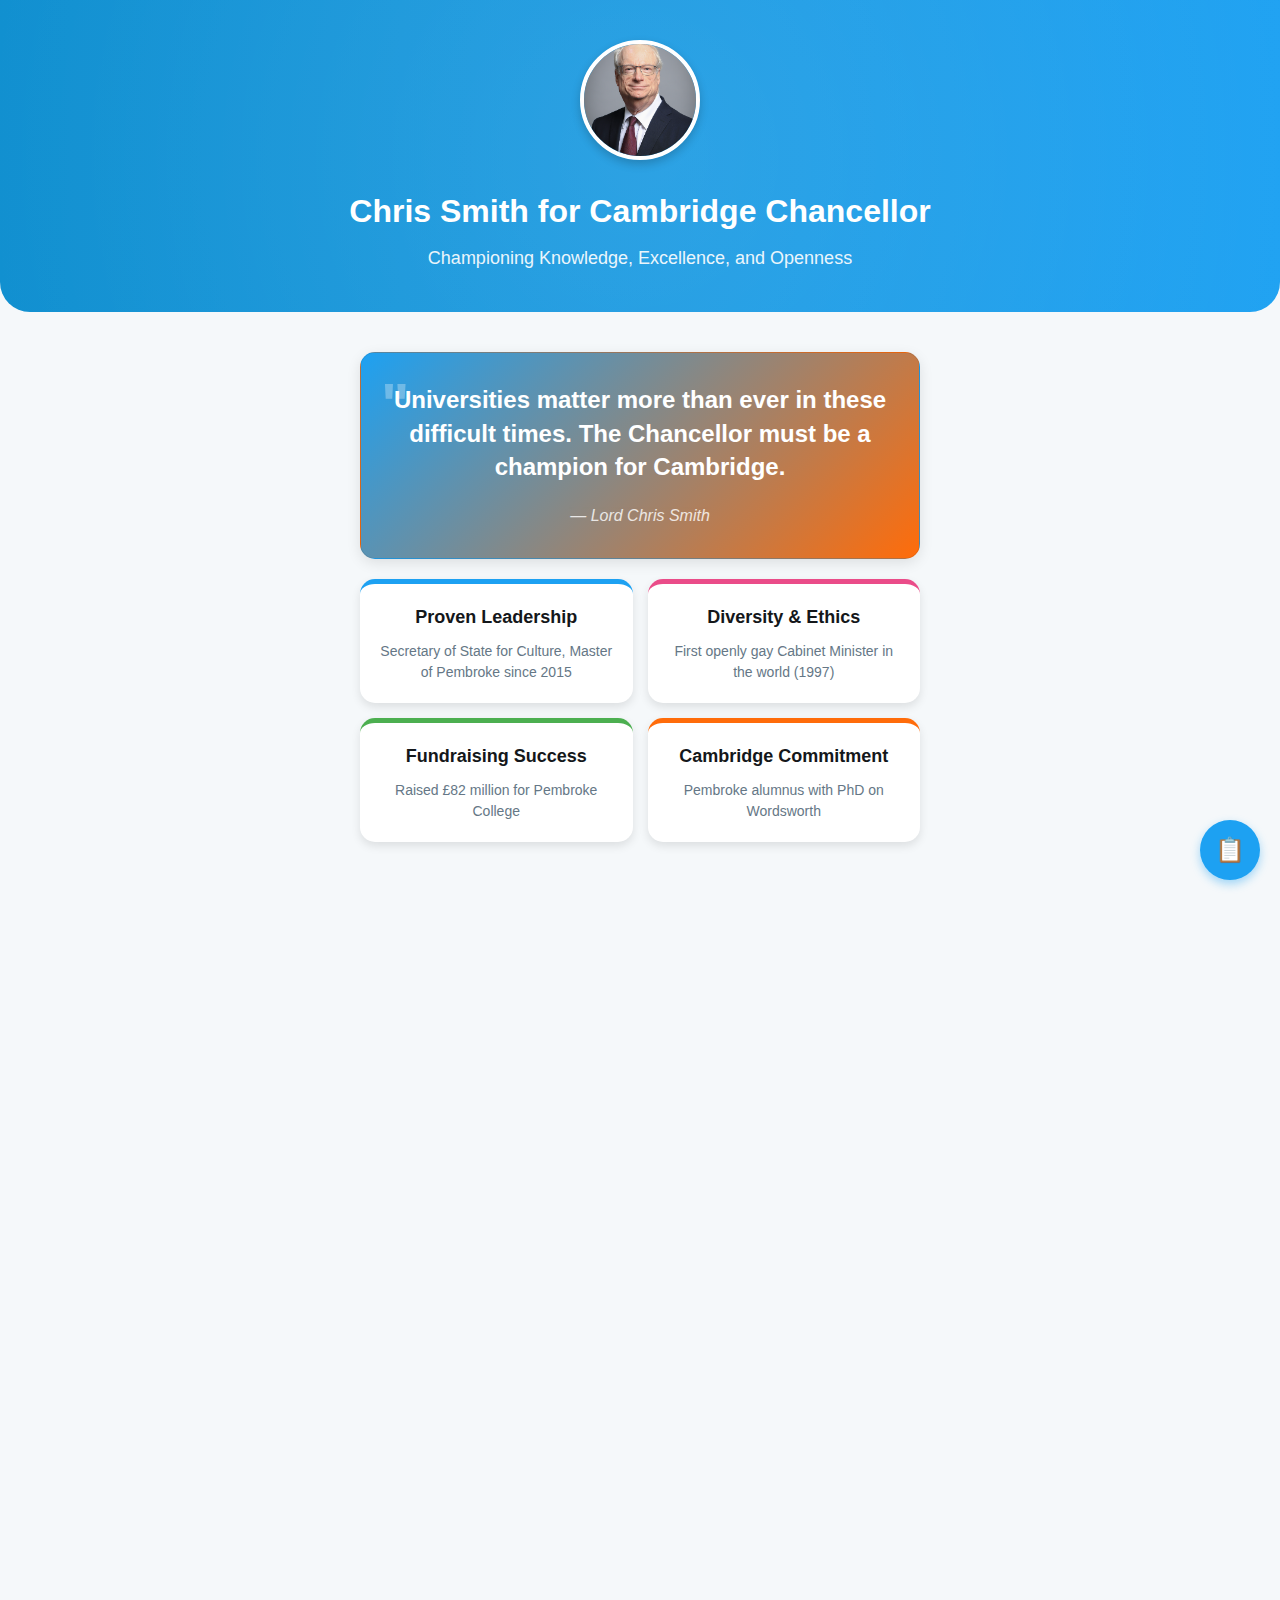
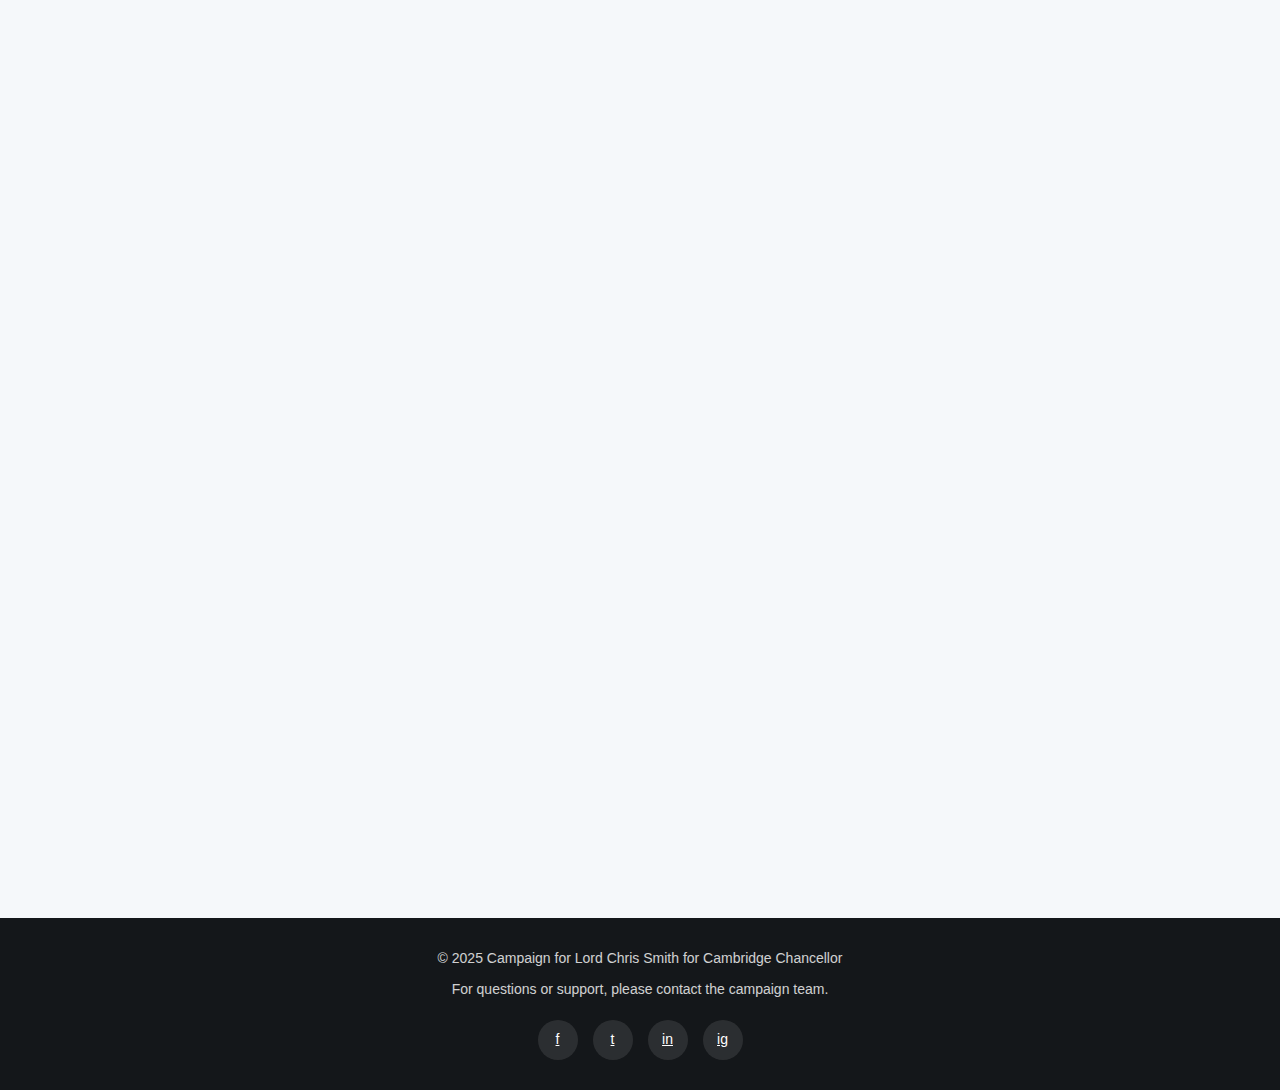
<file: index-social.html>
<!DOCTYPE html>
<html lang="en">
<head>
    <meta charset="UTF-8">
    <meta name="viewport" content="width=device-width, initial-scale=1.0">
    <title>Chris Smith for Cambridge Chancellor</title>
    <style>
        :root {
            --primary: #1DA1F2;
            --primary-dark: #0D8ECF;
            --secondary: #EA4C89;
            --accent: #FF6C0A;
            --light: #F5F8FA;
            --dark: #14171A;
            --gray: #657786;
            --light-gray: #AAB8C2;
        }
        
        * {
            margin: 0;
            padding: 0;
            box-sizing: border-box;
        }
        
        body {
            font-family: -apple-system, BlinkMacSystemFont, 'Segoe UI', Roboto, Helvetica, Arial, sans-serif;
            color: var(--dark);
            background-color: var(--light);
            line-height: 1.5;
            overflow-x: hidden;
        }
        
        /* Social cards layout */
        .social-feed {
            display: flex;
            flex-direction: column;
            max-width: 600px;
            margin: 0 auto;
            padding: 20px;
            gap: 20px;
        }
        
        .card {
            background-color: white;
            border-radius: 15px;
            overflow: hidden;
            box-shadow: 0 4px 14px rgba(0, 0, 0, 0.1);
            transition: transform 0.3s ease, box-shadow 0.3s ease;
            border: 1px solid rgba(0, 0, 0, 0.08);
        }
        
        .card:hover {
            transform: translateY(-5px);
            box-shadow: 0 10px 20px rgba(0, 0, 0, 0.15);
        }
        
        .card-header {
            padding: 15px;
            display: flex;
            align-items: center;
            gap: 15px;
        }
        
        .profile-pic {
            width: 48px;
            height: 48px;
            border-radius: 50%;
            object-fit: cover;
        }
        
        .user-info h3 {
            font-size: 16px;
            font-weight: 700;
            margin-bottom: 2px;
        }
        
        .user-info p {
            font-size: 14px;
            color: var(--gray);
        }
        
        .card-content {
            padding: 0 15px 15px;
        }
        
        .card-text {
            font-size: 16px;
            margin-bottom: 15px;
            white-space: pre-wrap;
        }
        
        .card-image {
            width: 100%;
            max-height: 400px;
            object-fit: cover;
            margin-bottom: 15px;
            border-radius: 15px;
        }
        
        .card-full-image {
            width: 100%;
            height: auto;
            margin-bottom: 15px;
        }
        
        .card-actions {
            display: flex;
            justify-content: space-between;
            padding: 10px 15px;
            border-top: 1px solid rgba(0, 0, 0, 0.08);
        }
        
        .action-button {
            background: none;
            border: none;
            color: var(--gray);
            display: flex;
            align-items: center;
            gap: 5px;
            font-size: 14px;
            cursor: pointer;
            transition: color 0.2s ease;
        }
        
        .action-button:hover {
            color: var(--primary);
        }
        
        .action-button.like:hover {
            color: var(--secondary);
        }
        
        .action-button.share:hover {
            color: var(--accent);
        }
        
        /* Video card */
        .video-container {
            position: relative;
            padding-bottom: 56.25%; /* 16:9 aspect ratio */
            height: 0;
            overflow: hidden;
            margin-bottom: 15px;
        }
        
        .video-container iframe {
            position: absolute;
            top: 0;
            left: 0;
            width: 100%;
            height: 100%;
            border: none;
        }
        
        /* Quote styling */
        .quote-card {
            background: linear-gradient(135deg, var(--primary), var(--accent));
            color: white;
            padding: 30px;
            text-align: center;
        }
        
        .quote-text {
            font-size: 24px;
            font-weight: 700;
            line-height: 1.4;
            margin-bottom: 20px;
            position: relative;
        }
        
        .quote-text::before {
            content: '"';
            position: absolute;
            top: -20px;
            left: -10px;
            font-size: 60px;
            opacity: 0.3;
        }
        
        .quote-attribution {
            font-style: italic;
            opacity: 0.8;
        }
        
        /* Hero header */
        .hero {
            background: linear-gradient(to right, var(--primary-dark), var(--primary));
            color: white;
            text-align: center;
            padding: 40px 20px;
            margin-bottom: 20px;
            position: relative;
            overflow: hidden;
            border-radius: 0 0 30px 30px;
        }
        
        .hero h1 {
            font-size: 32px;
            margin-bottom: 10px;
            position: relative;
            z-index: 1;
        }
        
        .hero p {
            font-size: 18px;
            opacity: 0.9;
            max-width: 600px;
            margin: 0 auto;
            position: relative;
            z-index: 1;
        }
        
        .hero-image {
            width: 120px;
            height: 120px;
            border-radius: 60px;
            object-fit: cover;
            border: 4px solid white;
            margin: 0 auto 20px;
            box-shadow: 0 4px 10px rgba(0, 0, 0, 0.2);
            position: relative;
            z-index: 1;
        }
        
        .hero::before {
            content: '';
            position: absolute;
            top: -50%;
            left: -50%;
            width: 200%;
            height: 200%;
            background: radial-gradient(circle, rgba(255,255,255,0.1) 0%, rgba(255,255,255,0) 60%);
            animation: rotate 30s linear infinite;
        }
        
        @keyframes rotate {
            0% {
                transform: rotate(0deg);
            }
            100% {
                transform: rotate(360deg);
            }
        }
        
        /* CTA button */
        .cta-button {
            display: inline-block;
            background-color: var(--accent);
            color: white;
            padding: 12px 24px;
            border-radius: 50px;
            font-weight: 700;
            text-decoration: none;
            margin-top: 20px;
            transition: background-color 0.3s ease, transform 0.3s ease;
            box-shadow: 0 4px 10px rgba(255, 108, 10, 0.3);
        }
        
        .cta-button:hover {
            background-color: #e55900;
            transform: translateY(-2px);
            box-shadow: 0 6px 14px rgba(255, 108, 10, 0.4);
        }
        
        /* Highlights section */
        .highlights {
            display: grid;
            grid-template-columns: repeat(auto-fit, minmax(250px, 1fr));
            gap: 15px;
            margin-bottom: 20px;
        }
        
        .highlight-card {
            background-color: white;
            border-radius: 15px;
            overflow: hidden;
            padding: 20px;
            text-align: center;
            box-shadow: 0 4px 10px rgba(0, 0, 0, 0.1);
            border-top: 5px solid var(--primary);
        }
        
        .highlight-card.diversity {
            border-top-color: var(--secondary);
        }
        
        .highlight-card.fundraising {
            border-top-color: #4CAF50;
        }
        
        .highlight-card.academic {
            border-top-color: var(--accent);
        }
        
        .highlight-card h3 {
            margin-bottom: 10px;
            font-size: 18px;
            color: var(--dark);
        }
        
        .highlight-card p {
            font-size: 14px;
            color: var(--gray);
        }
        
        /* Floating action button */
        .fab {
            position: fixed;
            bottom: 20px;
            right: 20px;
            width: 60px;
            height: 60px;
            background-color: var(--primary);
            color: white;
            border-radius: 50%;
            display: flex;
            justify-content: center;
            align-items: center;
            box-shadow: 0 4px 10px rgba(29, 161, 242, 0.4);
            cursor: pointer;
            transition: all 0.3s ease;
            z-index: 100;
            font-size: 24px;
        }
        
        .fab:hover {
            background-color: var(--primary-dark);
            transform: scale(1.1);
        }
        
        /* Voting modal */
        .modal {
            position: fixed;
            top: 0;
            left: 0;
            width: 100%;
            height: 100%;
            background-color: rgba(0, 0, 0, 0.5);
            display: flex;
            justify-content: center;
            align-items: center;
            z-index: 1000;
            opacity: 0;
            visibility: hidden;
            transition: all 0.3s ease;
        }
        
        .modal.active {
            opacity: 1;
            visibility: visible;
        }
        
        .modal-content {
            background-color: white;
            border-radius: 15px;
            max-width: 500px;
            width: 90%;
            padding: 30px;
            position: relative;
            transform: translateY(20px);
            transition: all 0.3s ease;
        }
        
        .modal.active .modal-content {
            transform: translateY(0);
        }
        
        .close-modal {
            position: absolute;
            top: 15px;
            right: 15px;
            background: none;
            border: none;
            font-size: 20px;
            color: var(--gray);
            cursor: pointer;
        }
        
        .modal h2 {
            margin-bottom: 15px;
            color: var(--dark);
        }
        
        .modal p {
            margin-bottom: 15px;
            color: var(--gray);
        }
        
        .modal ul {
            margin-left: 20px;
            margin-bottom: 20px;
        }
        
        .modal li {
            margin-bottom: 10px;
        }
        
        /* Hashtag styling */
        .hashtag {
            color: var(--primary);
            font-weight: 500;
            text-decoration: none;
        }
        
        /* Animation for scrolling */
        @keyframes fadeIn {
            from {
                opacity: 0;
                transform: translateY(20px);
            }
            to {
                opacity: 1;
                transform: translateY(0);
            }
        }
        
        .card {
            opacity: 0;
            animation: fadeIn 0.6s ease forwards;
        }
        
        .card:nth-child(1) {
            animation-delay: 0.1s;
        }
        
        .card:nth-child(2) {
            animation-delay: 0.2s;
        }
        
        .card:nth-child(3) {
            animation-delay: 0.3s;
        }
        
        .card:nth-child(4) {
            animation-delay: 0.4s;
        }
        
        .card:nth-child(5) {
            animation-delay: 0.5s;
        }
        
        /* Footer */
        .footer {
            background-color: var(--dark);
            color: white;
            text-align: center;
            padding: 30px 20px;
            margin-top: 40px;
            font-size: 14px;
        }
        
        .footer p {
            opacity: 0.8;
            margin-bottom: 10px;
        }
        
        .social-links {
            display: flex;
            justify-content: center;
            gap: 15px;
            margin-top: 20px;
        }
        
        .social-link {
            display: inline-block;
            width: 40px;
            height: 40px;
            border-radius: 50%;
            background-color: rgba(255, 255, 255, 0.1);
            color: white;
            display: flex;
            justify-content: center;
            align-items: center;
            transition: all 0.3s ease;
        }
        
        .social-link:hover {
            background-color: var(--primary);
            transform: translateY(-3px);
        }
    </style>
</head>
<body>
    <div class="hero">
        <img src="chris-smith-portrait.jpg" alt="Lord Chris Smith" class="hero-image">
        <h1>Chris Smith for Cambridge Chancellor</h1>
        <p>Championing Knowledge, Excellence, and Openness</p>
    </div>
    
    <div class="social-feed">
        <div class="card quote-card">
            <p class="quote-text">Universities matter more than ever in these difficult times. The Chancellor must be a champion for Cambridge.</p>
            <p class="quote-attribution">— Lord Chris Smith</p>
        </div>
        
        <div class="highlights">
            <div class="highlight-card">
                <h3>Proven Leadership</h3>
                <p>Secretary of State for Culture, Master of Pembroke since 2015</p>
            </div>
            <div class="highlight-card diversity">
                <h3>Diversity & Ethics</h3>
                <p>First openly gay Cabinet Minister in the world (1997)</p>
            </div>
            <div class="highlight-card fundraising">
                <h3>Fundraising Success</h3>
                <p>Raised £82 million for Pembroke College</p>
            </div>
            <div class="highlight-card academic">
                <h3>Cambridge Commitment</h3>
                <p>Pembroke alumnus with PhD on Wordsworth</p>
            </div>
        </div>
        
        <div class="card">
            <div class="card-header">
                <img src="chris-smith-portrait.jpg" alt="Lord Chris Smith" class="profile-pic">
                <div class="user-info">
                    <h3>Lord Chris Smith</h3>
                    <p>@ChrisSmith4Chancellor</p>
                </div>
            </div>
            <div class="card-content">
                <p class="card-text">In a world of misinformation and "fake news", universities are where facts are researched and honoured, where information is discovered and tested.</p>
                <p class="card-text">That's why I'm standing to be the next Chancellor of Cambridge. <span class="hashtag">#Cambridge</span> <span class="hashtag">#HigherEducation</span></p>
            </div>
            <div class="card-actions">
                <button class="action-button">💬 Comment</button>
                <button class="action-button like">❤️ Like</button>
                <button class="action-button share">🔄 Share</button>
            </div>
        </div>
        
        <div class="card">
            <div class="card-header">
                <img src="chris-smith-portrait.jpg" alt="Lord Chris Smith" class="profile-pic">
                <div class="user-info">
                    <h3>Lord Chris Smith</h3>
                    <p>@ChrisSmith4Chancellor</p>
                </div>
            </div>
            <div class="card-content">
                <p class="card-text">As Master of Pembroke since 2015, I've helped expand the College's footprint by a third with our Mill Lane development and raised £82 million to complete it.</p>
                <img src="chris-smith-portrait.jpg" alt="Lord Chris Smith" class="card-image">
            </div>
            <div class="card-actions">
                <button class="action-button">💬 Comment</button>
                <button class="action-button like">❤️ Like</button>
                <button class="action-button share">🔄 Share</button>
            </div>
        </div>
        
        <div class="card">
            <div class="card-header">
                <img src="chris-smith-portrait.jpg" alt="Lord Chris Smith" class="profile-pic">
                <div class="user-info">
                    <h3>Lord Chris Smith</h3>
                    <p>@ChrisSmith4Chancellor</p>
                </div>
            </div>
            <div class="card-content">
                <p class="card-text">My vision: Cambridge is one of the leading Universities of the world. We must channel all our energy into sustaining and developing that excellence. <span class="hashtag">#VisionForCambridge</span></p>
            </div>
            <div class="card-actions">
                <button class="action-button">💬 Comment</button>
                <button class="action-button like">❤️ Like</button>
                <button class="action-button share">🔄 Share</button>
            </div>
        </div>
        
        <div class="card">
            <div class="card-header">
                <img src="chris-smith-portrait.jpg" alt="Lord Chris Smith" class="profile-pic">
                <div class="user-info">
                    <h3>Lord Chris Smith</h3>
                    <p>@ChrisSmith4Chancellor</p>
                </div>
            </div>
            <div class="card-content">
                <p class="card-text">📢 IMPORTANT VOTING INFO:</p>
                <p class="card-text">• Register by 5pm on May 2, 2025
• Vote in person: July 12 or 16
• Vote online: July 9-18

All alumni and current Cambridge members are eligible!</p>
                <a href="https://www.cam.ac.uk/about-the-university/how-the-university-and-colleges-work/people/chancellor/election-of-the-next-chancellor/how-to-register-for-online-voting" class="cta-button">Register to Vote Now</a>
            </div>
            <div class="card-actions">
                <button class="action-button">💬 Comment</button>
                <button class="action-button like">❤️ Like</button>
                <button class="action-button share">🔄 Share</button>
            </div>
        </div>
    </div>
    
    <div class="fab" id="voteInfo">📋</div>
    
    <div class="modal" id="voteModal">
        <div class="modal-content">
            <button class="close-modal" id="closeModal">✕</button>
            <h2>How to Vote</h2>
            <p>All alumni and current members of the University of Cambridge are eligible to vote in the Chancellor election.</p>
            
            <h3>Important Dates:</h3>
            <ul>
                <li><strong>Register by:</strong> 5pm UK time on Friday 2 May 2025</li>
                <li><strong>In-person voting:</strong> 12 July or 16 July 2025 (10am-5pm, Senate House)</li>
                <li><strong>Online voting:</strong> 9 July (10am) to 18 July 2025 (5pm)</li>
            </ul>
            
            <a href="https://www.cam.ac.uk/about-the-university/how-the-university-and-colleges-work/people/chancellor/election-of-the-next-chancellor/how-to-register-for-online-voting" class="cta-button">Check Eligibility & Register</a>
        </div>
    </div>
    
    <footer class="footer">
        <p>© 2025 Campaign for Lord Chris Smith for Cambridge Chancellor</p>
        <p>For questions or support, please contact the campaign team.</p>
        
        <div class="social-links">
            <a href="#" class="social-link">f</a>
            <a href="#" class="social-link">t</a>
            <a href="#" class="social-link">in</a>
            <a href="#" class="social-link">ig</a>
        </div>
    </footer>
    
    <script>
        document.addEventListener('DOMContentLoaded', function() {
            // Floating action button functionality
            const voteInfo = document.getElementById('voteInfo');
            const voteModal = document.getElementById('voteModal');
            const closeModal = document.getElementById('closeModal');
            
            voteInfo.addEventListener('click', function() {
                voteModal.classList.add('active');
            });
            
            closeModal.addEventListener('click', function() {
                voteModal.classList.remove('active');
            });
            
            window.addEventListener('click', function(e) {
                if (e.target === voteModal) {
                    voteModal.classList.remove('active');
                }
            });
            
            // Scroll animation
            const cards = document.querySelectorAll('.card');
            const observer = new IntersectionObserver((entries) => {
                entries.forEach(entry => {
                    if (entry.isIntersecting) {
                        entry.target.style.opacity = '1';
                        entry.target.style.transform = 'translateY(0)';
                        observer.unobserve(entry.target);
                    }
                });
            }, {
                threshold: 0.1
            });
            
            cards.forEach(card => {
                observer.observe(card);
            });
            
            // Like button functionality
            const likeButtons = document.querySelectorAll('.action-button.like');
            likeButtons.forEach(button => {
                button.addEventListener('click', function() {
                    if (this.classList.contains('liked')) {
                        this.innerHTML = '❤️ Like';
                        this.classList.remove('liked');
                    } else {
                        this.innerHTML = '❤️ Liked';
                        this.classList.add('liked');
                    }
                });
            });
        });
    </script>
</body>
</html>
</file>
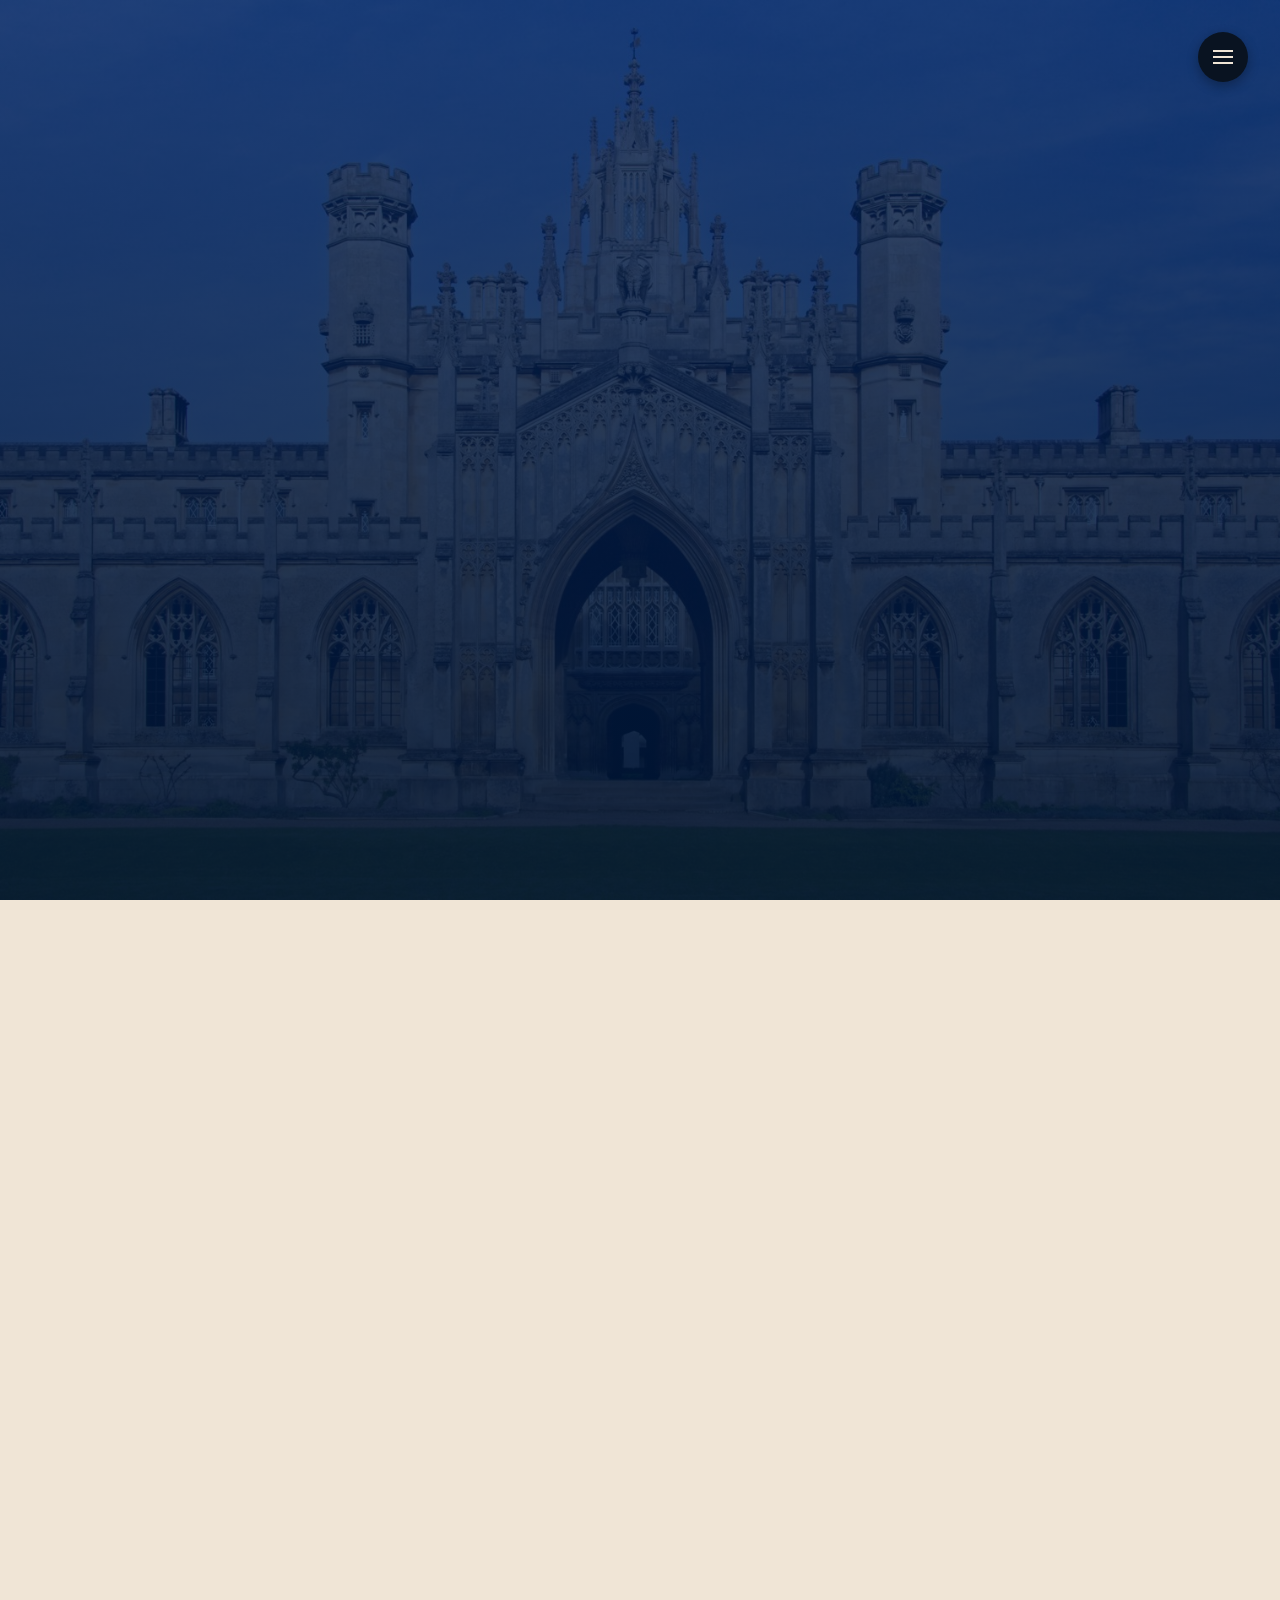
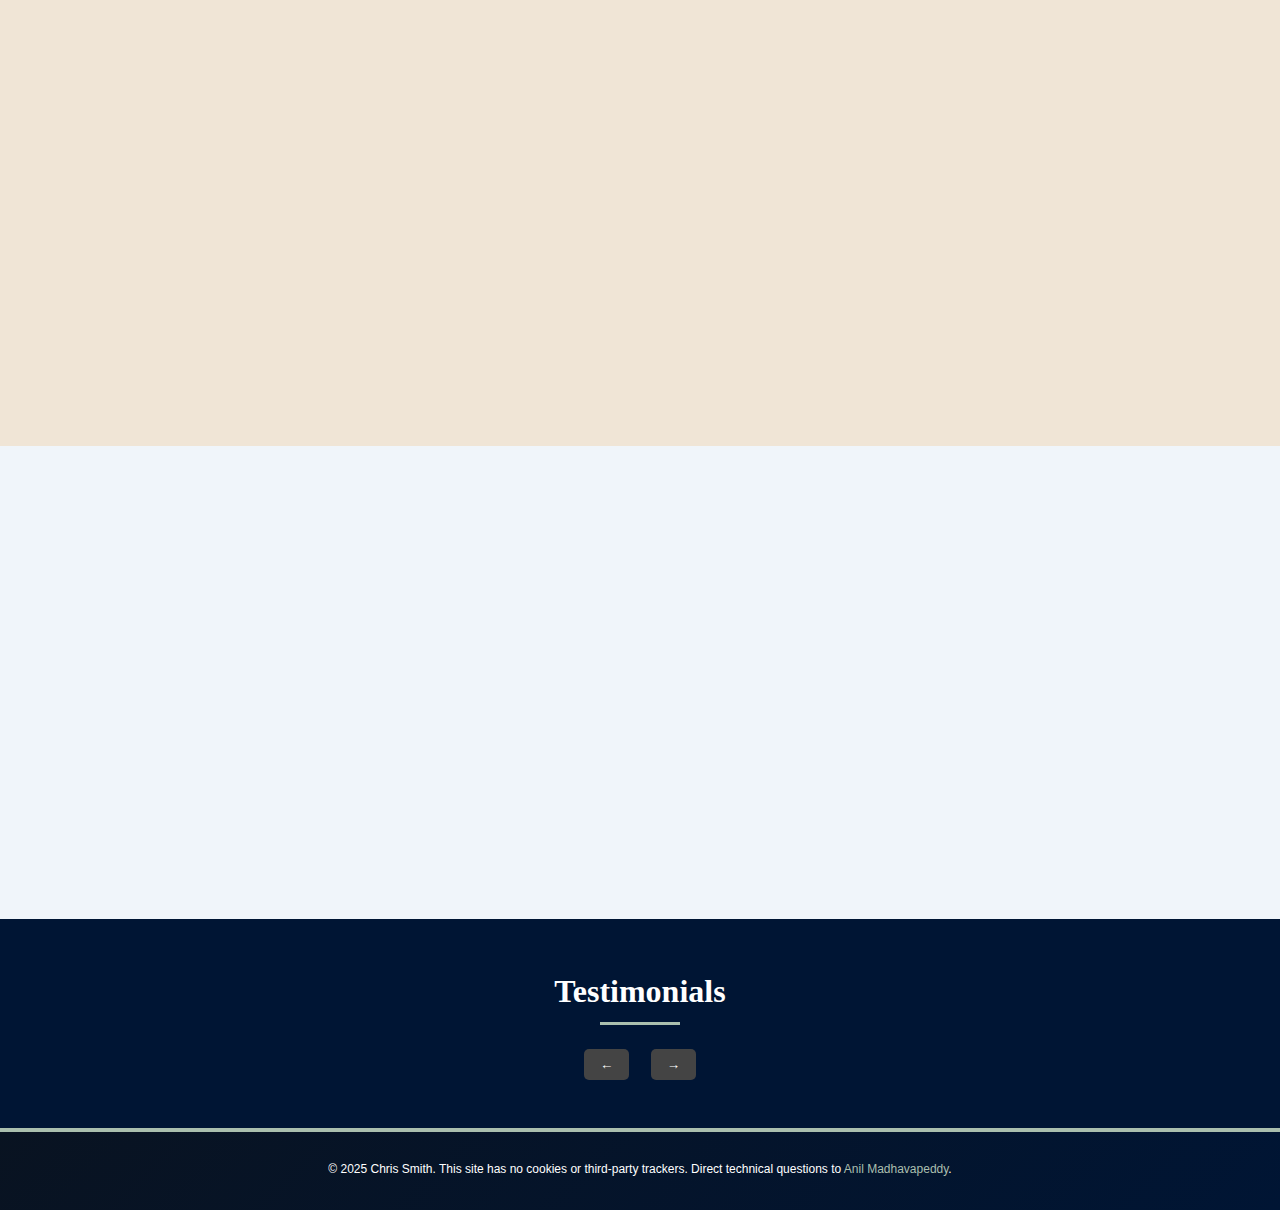
<file: signup.html>
<!DOCTYPE html>
<html lang="en">

<head>
    <meta charset="UTF-8">
    <meta name="viewport" content="width=device-width, initial-scale=1.0">
    <title>Join Chris Smith's Campaign | Cambridge Chancellor</title>
    <link rel="preconnect" href="https://fonts.googleapis.com">
    <link rel="preconnect" href="https://fonts.gstatic.com" crossorigin>
    <link
        href="https://fonts.googleapis.com/css2?family=Crimson+Pro:ital,wght@0,400;0,600;0,700;1,400&family=Montserrat:wght@400;500;600;700&display=swap"
        rel="stylesheet">
    <link rel="stylesheet" href="https://unpkg.com/aos@next/dist/aos.css" />
    <link rel="stylesheet" href="./css/style.css">
    <script src="https://code.jquery.com/jquery-3.7.1.min.js"
        integrity="sha256-/JqT3SQfawRcv/BIHPThkBvs0OEvtFFmqPF/lYI/Cxo=" crossorigin="anonymous"></script>
</head>

<body>
    <!-- Navigation Toggle Button -->
    <div class="nav-toggle">
        <div class="hamburger"></div>
    </div>
    <!-- Navigation Overlay -->
    <div class="nav-overlay">
        <div class="close-nav"></div>
        <ul class="nav-list">
            <li><a href="#hero">Home</a></li>
            <li><a href="#portrait">About Chris</a></li>
            <li><a href="#challenges">Cambridge's Challenges</a></li>
            <li><a href="#timeline">Timeline</a></li>
            <li><a href="#news">News</a></li>
            <li><a href="#voting">How to Vote</a></li>
        </ul>
    </div>

    <!-- Hero Section -->
    <section class="section hero">
        <div class="hero-background"></div>
        <div class="section-content">
            <div class="hero-content">
                <h1 class="hero-title fade-in-up text-white">Join Chris Smith's Campaign</h1>
                <p class="hero-subtitle fade-in-up delay-1">Support Cambridge's future by backing a proven leader with
                    vision</p>
            </div>
        </div>
    </section>

    <!-- Signup Section -->
    <section class="section">
        <div class="section-content">
            <h2 class="signup-title" data-aos="fade-up">Become a Supporter</h2>
            <div class="signup-form" data-aos="fade-up" data-aos-delay="100">
                <div class="form-intro">
                    <p>Thank you for your interest in supporting Chris Smith's campaign for Cambridge Chancellor. Your
                        support helps champion academic excellence, diversity, and the vital role of universities in
                        society.</p>
                </div>
                <form id="campaign-form">
                    <div class="form-group">
                        <label for="fname" class="form-label required">First Name</label>
                        <input type="text" id="fname" name="FNAME" class="form-input" required>
                    </div>

                    <div class="form-group">
                        <label for="lname" class="form-label required">Last Name</label>
                        <input type="text" id="lname" name="LNAME" class="form-input" required>
                    </div>

                    <div class="form-group">
                        <label for="email" class="form-label required">Email</label>
                        <input type="email" id="email" name="EMAIL" class="form-input" required>
                    </div>

                    <div class="form-group">
                        <label for="college" class="form-label">Cambridge University College</label>
                        <input type="text" id="college" name="COLLEGE" class="form-input">
                    </div>

                    <div class="form-group">
                        <label for="job-title" class="form-label">Job Title</label>
                        <input type="text" id="job-title" name="JOB_TITLE" class="form-input">
                    </div>

                    <div class="form-group">
                        <label for="company" class="form-label">Company</label>
                        <input type="text" id="company" name="COMPANY" class="form-input">
                    </div>

                    <div class="checkbox-group">
                        <input type="checkbox" id="email-consent" name="EMAIL_CONSENT" class="checkbox-input"
                            value="yes">
                        <label for="email-consent" class="checkbox-label">Please keep me updated about the campaign for
                            Chris Smith as Cambridge Chancellor.</label>
                    </div>

                    <button type="submit" class="btn">Join the Campaign</button>

                    <div class="form-note">
                        <p>Your privacy is important to us. We will never share your information with third parties
                            without your consent.</p>
                    </div>
                </form>
            </div>
        </div>
    </section>

    <!-- Benefits Section -->
    <section class="section benefits">
        <div class="section-content">
            <h2 class="benefits-title" data-aos="fade-up">Why Support Chris Smith?</h2>
            <div class="benefits-grid">
                <div class="benefit-card" data-aos="fade-up" data-aos-delay="100">
                    <div class="benefit-icon">🎓</div>
                    <h3 class="benefit-title">Proven Leadership</h3>
                    <p class="benefit-text">With a distinguished career spanning politics, culture, and education, Chris
                        brings unparalleled experience to the Chancellorship.</p>
                </div>

                <div class="benefit-card" data-aos="fade-up" data-aos-delay="200">
                    <div class="benefit-icon">🌟</div>
                    <h3 class="benefit-title">Champion for Diversity</h3>
                    <p class="benefit-text">As a pioneering figure for equality, Chris has always championed diversity,
                        openness, and ethical leadership.</p>
                </div>

                <div class="benefit-card" data-aos="fade-up" data-aos-delay="300">
                    <div class="benefit-icon">🔍</div>
                    <h3 class="benefit-title">Academic Excellence</h3>
                    <p class="benefit-text">A Cambridge graduate with deep understanding of collegiate Cambridge and the
                        vital importance of academic freedom.</p>
                </div>
            </div>
        </div>
    </section>

    <!-- testimonials section HTML -->
    <!-- testimonials section HTML -->
    <!-- testimonials section HTML -->
    <section id="testimonials" class="testimonial" style="background: var(--cambridge-dark); padding: 3rem 1rem;">
        <h2 class="endorsements-title text-white" style="text-align: center; font-size: 2rem; margin-bottom: 2rem;">
            Testimonials</h2>
        <div class="endorsements-carousel"
            style="max-width: 600px; margin: 0 auto; position: relative; padding-bottom:0;">
            <!-- Carousel items injected by JS -->
        </div>
        <div class="testimonial-controls" style="text-align: center; margin-top: 1rem;">
            <button id="testimonial-prev"
                style="background: #444; color: #fff; border: none; padding: 0.5rem 1rem; margin-right: 0.5rem; cursor: pointer; border-radius: 5px;">←</button>
            <button id="testimonial-next"
                style="background: #444; color: #fff; border: none; padding: 0.5rem 1rem; margin-left: 0.5rem; cursor: pointer; border-radius: 5px;">→</button>
        </div>
    </section>




    <footer>
        <div class="container">
            <small>
                <p>&copy; 2025 Chris Smith. This site has no cookies or third-party trackers. Direct technical questions
                    to <a href="https://anil.recoil.org/">Anil Madhavapeddy</a>.</p>
            </small>
        </div>
    </footer>

    <!-- Script for AOS library -->
    <script src="https://unpkg.com/aos@next/dist/aos.js"></script>
    <script src="./scripts/main.js"></script>
    <script src="./scripts/endorsements.js"></script>
</body>

</html>
</file>
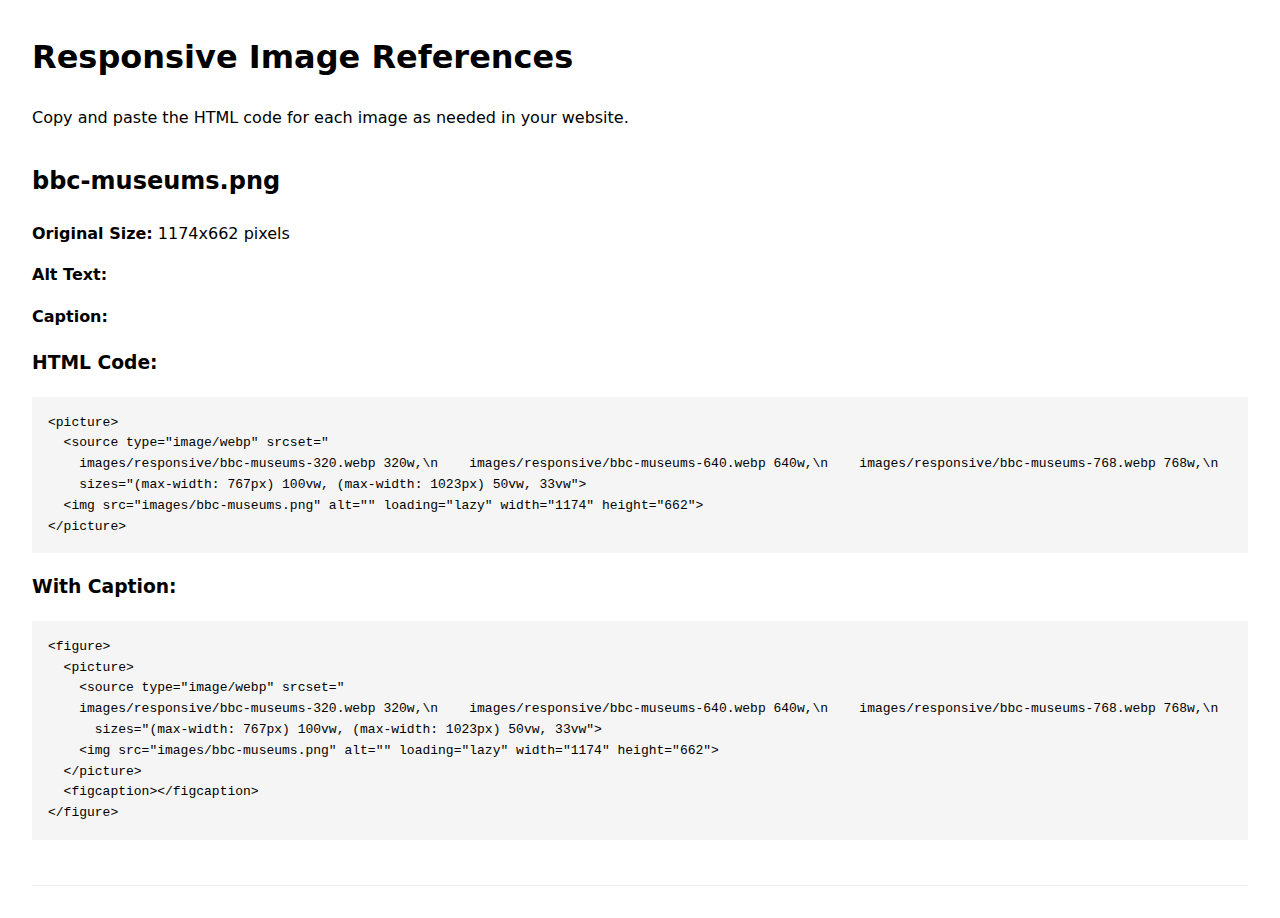
<file: images/srcset-reference.html>
<!DOCTYPE html>
<html lang="en">
<head>
    <meta charset="UTF-8">
    <meta name="viewport" content="width=device-width, initial-scale=1.0">
    <title>Responsive Image References</title>
    <style>
        body { font-family: system-ui, sans-serif; line-height: 1.6; margin: 2rem; }
        .image-reference { margin-bottom: 2rem; border-bottom: 1px solid #eee; padding-bottom: 2rem; }
        pre { background: #f5f5f5; padding: 1rem; overflow-x: auto; }
        h2 { margin-top: 2rem; }
    </style>
</head>
<body>
    <h1>Responsive Image References</h1>
    <p>Copy and paste the HTML code for each image as needed in your website.</p>

    <div class="image-reference">
        <h2>bbc-museums.png</h2>
        <p><strong>Original Size:</strong> 1174x662 pixels</p>
        <p><strong>Alt Text:</strong> </p>
        <p><strong>Caption:</strong> </p>
        
        <h3>HTML Code:</h3>
        <pre>&lt;picture&gt;
  &lt;source type="image/webp" srcset="
    images/responsive/bbc-museums-320.webp 320w,\n    images/responsive/bbc-museums-640.webp 640w,\n    images/responsive/bbc-museums-768.webp 768w,\n    images/responsive/bbc-museums-1024.webp 1024w,\n    images/responsive/bbc-museums-original.webp 1174w"
    sizes="(max-width: 767px) 100vw, (max-width: 1023px) 50vw, 33vw"&gt;
  &lt;img src="images/bbc-museums.png" alt="" loading="lazy" width="1174" height="662"&gt;
&lt;/picture&gt;</pre>

        <h3>With Caption:</h3>
        <pre>&lt;figure&gt;
  &lt;picture&gt;
    &lt;source type="image/webp" srcset="
    images/responsive/bbc-museums-320.webp 320w,\n    images/responsive/bbc-museums-640.webp 640w,\n    images/responsive/bbc-museums-768.webp 768w,\n    images/responsive/bbc-museums-1024.webp 1024w,\n    images/responsive/bbc-museums-original.webp 1174w"
      sizes="(max-width: 767px) 100vw, (max-width: 1023px) 50vw, 33vw"&gt;
    &lt;img src="images/bbc-museums.png" alt="" loading="lazy" width="1174" height="662"&gt;
  &lt;/picture&gt;
  &lt;figcaption&gt;&lt;/figcaption&gt;
&lt;/figure&gt;</pre>
    </div>
</body>
</html>
</file>
<file: css/style.css>
:root {
    --cambridge-blue: #091321;
    --cambridge-light: #84ABCE;
    --cambridge-dark: #001534;
    --text-color: #333;
    --background-color: #f0e5d6;
    --accent-color: #4f0c0b;
    --gold: #aabfae;
    --gold-rgb: 212, 175, 55;
    --transition-timing: cubic-bezier(0.19, 1, 0.22, 1);
    --serif-font: 'Bodoni Moda', 'bodoni-moda', 'Lora', 'Times New Roman', serif;
    --heading-font: 'Inter', 'inter', var(--sans-font);
    --sans-font: 'Inter', 'inter', 'Helvetica Neue', Arial, fantasy;
}

* {
    margin: 0;
    padding: 0;
    box-sizing: border-box;
    scroll-behavior: smooth;
}

body {
    font-family: var(--sans-font);
    color: var(--text-color);
    background-color: var(--background-color);
    line-height: 1.5;
    font-size: 1.25rem;
    overflow-x: hidden;
}



.smooth-scroll {
    scroll-behavior: smooth;
}

.serif {
    font-family: var(--serif-font);
}

/* Fixed overlay navigation */
.nav-overlay {
    position: fixed;
    top: 0;
    left: 0;
    width: 100%;
    height: 100vh;
    background-color: rgba(1, 33, 88, 0.95);
    z-index: 1000;
    display: flex;
    justify-content: center;
    align-items: center;
    pointer-events: none;
    opacity: 0;
    transition: opacity 0.5s var(--transition-timing);
}

.nav-overlay.active {
    opacity: 1;
    pointer-events: all;
}

.nav-list {
    list-style: none;
    text-align: center;
}

.nav-list li {
    margin: 1.5rem 0;
    transform: translateY(30px);
    opacity: 0;
    transition: all 0.5s var(--transition-timing);
    animation: fadeInUp 0.7s ease forwards;
}

.nav-overlay.active .nav-list li {
    transform: translateY(0);
    opacity: 1;
}

.nav-overlay.active .nav-list li:nth-child(1) {
    transition-delay: 0.1s;
}

.nav-overlay.active .nav-list li:nth-child(2) {
    transition-delay: 0.2s;
}

.nav-overlay.active .nav-list li:nth-child(3) {
    transition-delay: 0.3s;
}

.nav-overlay.active .nav-list li:nth-child(4) {
    transition-delay: 0.4s;
}

.nav-overlay.active .nav-list li:nth-child(5) {
    transition-delay: 0.5s;
}

.nav-overlay.active .nav-list li:nth-child(6) {
    transition-delay: 0.6s;
}

.nav-list a {
    font-family: var(--sans-font);
    font-size: 1.5rem;
    color: white;
    text-decoration: none;
    text-transform: uppercase;
    letter-spacing: 2px;
    position: relative;
    transition: color 0.3s ease;
}

/* Navigation hamburger */
.nav-toggle {
    position: fixed;
    top: 20px;
    right: 20px;
    width: 40px;
    height: 40px;
    background-color: var(--cambridge-blue);
    border-radius: 50%;
    display: flex;
    justify-content: center;
    align-items: center;
    z-index: 1100;
    cursor: pointer;
    box-shadow: 0 2px 10px rgba(0, 0, 0, 0.3);
    transition: background-color 0.3s ease;
}

.nav-toggle:hover {
    background-color: var(--cambridge-dark);
    transform: scale(1.1);
}

.hamburger {
    width: 20px;
    height: 2px;
    background-color: var(--background-color);
    position: relative;
    transition: background-color 0.3s ease;
}

.hamburger::before,
.hamburger::after {
    content: '';
    position: absolute;
    width: 20px;
    height: 2px;
    background-color: var(--background-color);
    transition: transform 0.3s ease;
}

.hamburger::before {
    transform: translateY(-6px);
}

.hamburger::after {
    transform: translateY(6px);
}

.nav-toggle.active .hamburger {
    background-color: transparent;
}

.nav-toggle.active .hamburger::before {
    transform: rotate(45deg);
}

.nav-toggle.active .hamburger::after {
    transform: rotate(-45deg);
}

.section {
    width: 100%;
    position: relative;
    overflow: hidden;
    display: flex;
    justify-content: center;
    align-items: center;
    padding: 3rem 1rem;
    background-color: var(--background-color);
}

.section.hero {
    min-height: 100vh;
}

.section-content {
    max-width: 1800px;
    width: 100%;
    position: relative;
    z-index: 2;
    padding: 0 0.5rem;
}

/* Hero section */
.hero {
    background-color: transparent;
    color: white;
    position: relative;
}

.hero-background {
    position: absolute;
    top: 0;
    left: 0;
    width: 100%;
    height: 100%;
    background: linear-gradient(rgba(1, 33, 88, 0.8), rgba(0, 21, 52, 0.9)),
        url('../images/senatehouse.jpeg');
    background-size: cover;
    background-position: center;
    background-attachment: fixed;
    z-index: -1;
}

.hero-content {
    text-align: center;
    max-width: 1400px;
    margin: 0 auto;
    display: flex;
    flex-direction: column;
    align-items: center;
    justify-content: space-between;
    gap: 1.5rem;
}

.hero-title {
    font-size: 6vw;
    font-weight: 400;
    line-height: 1.1;
    margin-bottom: 1.5rem;
    font-family: var(--serif-font);
    opacity: 0;
    transform: translateY(30px);
    animation: fadeInUp 1.5s var(--transition-timing) forwards;
    animation-delay: 0.3s;
}

.hero-subtitle {
    font-size: 1.3rem;
    margin-bottom: 1.5rem;
    opacity: 0;
    transform: translateY(30px);
    font-family: var(--serif-font);
    animation: fadeInUp 1.5s var(--transition-timing) forwards;
    animation-delay: 0.6s;
}

.d-flex {
    display: flex;
}


.signup-title {
    font-size: 2.5rem;
    margin-bottom: 1.5rem;
    text-align: center;
    position: relative;
    color: var(--cambridge-blue);
    font-family: var(--sans-font);
    font-weight: 700;
}

.signup-title::after {
    content: '';
    position: absolute;
    bottom: -10px;
    left: 50%;
    transform: translateX(-50%);
    width: 80px;
    height: 3px;
    background-color: var(--gold);
}

.signup-form {
    max-width: 700px;
    margin: 3rem auto;
    background-color: white;
    padding: 1.5rem 1rem;
    border-radius: 8px;
    box-shadow: 0 5px 30px rgba(0, 0, 0, 0.1);
    border-top: 5px solid var(--cambridge-blue);
}

.form-intro {
    margin-bottom: 2rem;
    text-align: center;
    font-size: 1.2rem;
    line-height: 1.6;
    background-color: white;
}

.form-two-col {
    display: grid;
    grid-template-columns: repeat(auto-fit, minmax(300px, 1fr));
    gap: 1.5rem;
}

.form-group {
    margin-bottom: 1.5rem;
}

.form-label {
    display: block;
    font-family: var(--sans-font);
    font-weight: 600;
    font-size: 0.9rem;
    margin-bottom: 0.5rem;
    color: var(--cambridge-dark);
}

.form-input {
    width: 100%;
    padding: 0.6rem 0.8rem;
    font-family: 'Crimson Pro', serif;
    font-size: 1rem;
    border: 1px solid #ddd;
    border-radius: 4px;
    transition: border-color 0.3s ease, box-shadow 0.3s ease;
}

.form-input:focus {
    outline: none;
    border-color: var(--accent-color);
    box-shadow: 0 0 0 3px rgba(148, 38, 47, 0.2);
}

.required:after {
    content: ' *';
    color: var(--accent-color);
}

.checkbox-group {
    display: flex;
    align-items: flex-start;
    gap: 10px;
    margin-top: 1.5rem;
}

.checkbox-input {
    margin-top: 5px;
    cursor: pointer;
    width: 18px;
    height: 18px;
    appearance: none;
    background-color: #fff;
    border: 2px solid var(--cambridge-dark);
    border-radius: 4px;
    position: relative;
    display: inline-block;
    vertical-align: middle;
}

.checkbox-label {
    font-size: 1rem;
    line-height: 1.4;
}

.btn {
    display: inline-block;
    padding: 0.8rem 1.5rem;
    background: linear-gradient(to right, var(--cambridge-blue), var(--cambridge-dark));
    color: white;
    font-family: var(--sans-font);
    font-weight: 600;
    text-decoration: none;
    border-radius: 30px;
    margin-top: 2rem;
    text-transform: uppercase;
    letter-spacing: 1px;
    transition: all 0.3s ease;
    border: none;
    cursor: pointer;
    box-shadow: 0 4px 12px rgba(0, 0, 0, 0.1);
    width: 100%;
    font-size: 1rem;
    will-change: transform;
    white-space: normal;
    max-width: 100%;
}

.btn:hover {
    transform: translateY(-5px);
    box-shadow: 0 8px 20px rgba(0, 0, 0, 0.2);
    background: linear-gradient(to right, var(--cambridge-dark), var(--accent-color));
}

.form-note {
    font-size: 0.9rem;
    color: #666;
    margin-top: 1.5rem;
    text-align: center;
}

/* Benefits section */
.benefits {
    background-color: #f0f5fa;
    padding: 4rem 2rem;
}

.benefits-title {
    font-size: 2.2rem;
    margin-bottom: 3rem;
    text-align: center;
    position: relative;
    color: var(--cambridge-blue);
    font-family: var(--sans-font);
    font-weight: 700;
}

.benefits-title::after {
    content: '';
    position: absolute;
    bottom: -10px;
    left: 50%;
    transform: translateX(-50%);
    width: 60px;
    height: 3px;
    background-color: var(--gold);
}

.benefits-grid {
    display: grid;
    grid-template-columns: repeat(auto-fit, minmax(280px, 1fr));
    gap: 2rem;
    max-width: 1200px;
    margin: 0 auto;
}

.benefit-card {
    background-color: var(--background-color);
    border-radius: 8px;
    padding: 1.5rem;
    box-shadow: 0 5px 20px rgba(0, 0, 0, 0.05);
    transition: transform 0.3s ease, box-shadow 0.3s ease;
    border-left: 4px solid var(--cambridge-blue);
}

.benefit-card:hover {
    transform: translateY(-5px);
    box-shadow: 0 10px 25px rgba(0, 0, 0, 0.1);
}

.benefit-icon {
    font-size: 2.5rem;
    margin-bottom: 1rem;
    color: var(--cambridge-blue);
}

.benefit-title {
    font-size: 1.4rem;
    margin-bottom: 1rem;
    color: var(--cambridge-dark);
    font-family: var(--sans-font);
    font-weight: 600;
}

.benefit-text {
    font-size: 1rem;
    color: var(--text-color);
    line-height: 1.6;
}

/* Testimonial section */
.testimonial {
    background-color: var(--background-color);
    padding: 4rem 2rem;
    text-align: center;
}

.testimonial-content {
    max-width: 900px;
    margin: 0 auto;
}

.testimonial-quote {
    font-size: 1.1rem;
    font-style: italic;
    line-height: 1.6;
    margin-bottom: 2rem;
    color: var(--cambridge-dark);
    position: relative;
    padding: 0 1rem;
}

.testimonial-quote::before {
    content: '"';
    font-size: 4rem;
    position: absolute;
    top: -2rem;
    left: 0;
    color: rgba(var(--gold-rgb), 1);
    font-family: var(--serif-font, 'Georgia', serif);
}

.testimonial-author {
    font-weight: 600;
    font-size: 1.2rem;
    color: var(--cambridge-blue);
    margin-bottom: 0.5rem;
}

.testimonial-role {
    font-size: 1rem;
    color: #666;
}

footer {
    background-color: var(--cambridge-dark);
    color: white;
    padding: 1.5rem 0;
    font-family: var(--sans-font);
    font-size: 0.9rem;
}

footer .container {
    max-width: 1200px;
    margin: 0 auto;
    padding: 0 1.5rem;
}

footer a {
    color: var(--cambridge-light);
    text-decoration: none;
    transition: color 0.3s ease;
}

footer a:hover {
    color: white;
    text-decoration: underline;
}

/* Responsive styles */
@media (max-width: 768px) {
    .nav-list a {
        font-size: 1.5rem;
    }

    .signup-title,
    .benefits-title {
        font-size: 1.8rem;
    }

}

@media (max-width: 480px) {
    .section {
        padding: 3rem 1rem;
    }

}

/* Animation */
@keyframes fadeInUp {
    from {
        opacity: 0;
        transform: translateY(30px);
    }

    to {
        opacity: 1;
        transform: translateY(0);
    }

}

.fade-in-up {
    opacity: 0;
    transform: translateY(30px);
    animation: fadeInUp 1s var(--transition-timing) forwards;
}

.delay-1 {
    animation-delay: 0.2s;
}

.delay-2 {
    animation-delay: 0.4s;
}

.delay-3 {
    animation-delay: 0.6s;
}

.delay-4 {
    animation-delay: 0.8s;
}

.delay-5 {
    animation-delay: 1s;
}

.form-input:hover {
    border-color: var(--accent-color);
    box-shadow: 0 0 0 2px rgba(148, 38, 47, 0.2);
}

.btn:active {
    transform: translateY(-3px);
    box-shadow: 0 4px 10px rgba(0, 0, 0, 0.1);
}

.checkbox-input:checked {
    background-color: var(--cambridge-dark);
    border-color: var(--cambridge-dark);
}

.checkbox-input:checked::after {
    content: '';
    position: absolute;
    top: 2px;
    left: 5px;
    width: 5px;
    height: 10px;
    border: solid white;
    border-width: 0 2px 2px 0;
    transform: rotate(45deg);
}

@media (max-width: 480px) {
    .form-group {
        margin-bottom: 1rem;
    }

}

.form-note,
.nav-list a {
    font-family: var(--sans-font);
    font-weight: 500;
}

h1,
h2,
h3 {
    font-family: var(--serif-font, 'Georgia', serif);
    font-weight: 700;
    color: var(--cambridge-dark);
}

h4,
h5,
h6 {
    font-family: var(--heading-font, 'Verdana', sans-serif);
    font-weight: 500;
}

.text-white {
    color: white;
}

.text-black {
    color: black;
}

.text-navy {
    color: var(--cambridge-blue);
}

.text-accent {
    color: var(--accent-color);
}

.text-gold {
    color: var(--gold);
}

.fade-in-up {
    animation-duration: 0.5s;
}

/* Fixed overlay navigation */
.nav-overlay {
    position: fixed;
    top: 0;
    left: 0;
    width: 100%;
    height: 100vh;
    background-color: rgba(1, 33, 88, 0.95);
    z-index: 1000;
    display: flex;
    justify-content: center;
    align-items: center;
    pointer-events: none;
    opacity: 0;
    transition: opacity 0.5s var(--transition-timing);
}

.nav-list a::after {
    content: '';
    position: absolute;
    bottom: -5px;
    left: 0;
    width: 0;
    height: 2px;
    background-color: var(--gold);
    transition: width 0.3s ease;
}

.nav-list a:hover {
    color: var(--gold);
}

.nav-list a:hover::after {
    width: 100%;
}

.close-nav {
    position: absolute;
    top: 2rem;
    right: 2rem;
    width: 40px;
    height: 40px;
    cursor: pointer;
    display: flex;
    justify-content: center;
    align-items: center;
}

.close-nav::before,
.close-nav::after {
    content: '';
    position: absolute;
    width: 30px;
    height: 2px;
    background-color: var(--background-color);
    transition: all 0.3s ease;
}

.close-nav::before {
    transform: rotate(45deg);
}

.close-nav::after {
    transform: rotate(-45deg);
}

.close-nav:hover::before,
.close-nav:hover::after {
    background-color: var(--gold);
}

/* Navigation button */
.nav-toggle {
    position: fixed;
    top: 2rem;
    right: 2rem;
    z-index: 100;
    width: 50px;
    height: 50px;
    background-color: var(--cambridge-blue);
    border-radius: 50%;
    cursor: pointer;
    display: flex;
    flex-direction: column;
    justify-content: center;
    align-items: center;
    box-shadow: 0 4px 12px rgba(0, 0, 0, 0.3);
    transition: all 0.3s ease;
}

.nav-toggle span {
    display: block;
    width: 24px;
    height: 2px;
    background-color: var(--background-color);
    transition: all 0.3s ease;
    margin: 3px 0;
}

.nav-toggle.active span:nth-child(1) {
    transform: translateY(8px) rotate(45deg);
}

.nav-toggle.active span:nth-child(2) {
    opacity: 0;
}

.nav-toggle.active span:nth-child(3) {
    transform: translateY(-8px) rotate(-45deg);
}

/* Sections */
.section {
    width: 100%;
    position: relative;
    overflow: hidden;
    display: flex;
    justify-content: center;
    align-items: center;
    padding: 3rem 2rem;
}

/* Mission Statement Section */

.mission-statement-container {
    color: black;
    padding: 4rem 2rem;
    text-align: center;
    max-width: 90vw;
    margin: 0 auto;
}

.mission-statement-container p {
    font-size: 1.25em;
    margin-bottom: 1em;
}

/* Hero section */
.hero {
    background-color: transparent;
    color: white;
    position: relative;
}

.hero-portrait {
    flex: 0 0 100%;
    position: relative;
    width: 100%;
    max-width: min(100%, 800px);
    margin: 0 auto;
}

.hero-portrait img {
    width: 100%;
    border-radius: 4px;
    box-shadow: 0 12px 30px rgba(0, 0, 0, 0.4);
    border: 4px solid var(--gold);
    transition: all 0.5s var(--transition-timing);
}

/* Video container styling */
.video-container {
    position: relative;
    padding-top: 56.25%;
    /* 16: 9 aspect ratio */
    border-radius: 12px;
    overflow: hidden;
    box-shadow: 0 12px 30px rgba(0, 0, 0, 0.4);
    border: 4px solid var(--gold);
    transition: all 0.5s var(--transition-timing);
    background-color: #000;
}

.video-container iframe {
    position: absolute;
    top: 0;
    left: 0;
    width: 100%;
    height: 100%;
    border-radius: 5px;
}

.hero-portrait:hover .video-container {
    box-shadow: 0 12px 30px rgba(0, 0, 0, 0.5);
}

.hero-portrait:hover img {
    transform: translateY(-5px);
    box-shadow: 0 18px 35px rgba(0, 0, 0, 0.5);
}

.hero-text {
    flex: 0 0 100%;
    text-align: center;
}

.hero-quicklinks {
    display: flex;
    flex-wrap: wrap;
    gap: 10px;
    margin-bottom: 1.5rem;
    opacity: 0;
    transform: translateY(30px);
    animation: fadeInUp 1.5s var(--transition-timing) forwards;
    animation-delay: 0.8s;
    justify-content: center;
}

.quicklink {
    background-color: rgba(255, 255, 255, 0.15);
    color: white;
    padding: 0.5rem 1rem;
    border-radius: 20px;
    text-decoration: none;
    font-size: 0.9rem;
    font-weight: 500;
    transition: all 0.3s ease;
    border: 1px solid rgba(255, 255, 255, 0.2);
}

.quicklink:hover {
    background-color: var(--gold);
    color: var(--cambridge-dark);
    transform: translateY(-2px);
    border-color: var(--gold);
}

.hero-buttons {
    display: flex;
    flex-direction: row;
    flex-wrap: nowrap;
    gap: 1rem;
    margin-top: 2rem;
    justify-content: center;
    align-items: center;
}

.hero-buttons a {
    max-width: 400px;
}

.gold-btn {
    background: linear-gradient(to right, var(--gold), var(--cambridge-blue));
    animation: pulse 2s infinite;
    text-align: center;
    max-width: 400px;
}

.mx-auto {
    margin-left: auto;
    margin-right: auto;
}

.my-0 {
    margin-top: 0;
    margin-bottom: 0;
}

.m-0 {
    margin: 0;
}

.w-100 {
    width: 100%;
}

.d-flex {
    display: flex;
}

.flex-column {
    flex-direction: column;
}

.justify-content-center {
    justify-content: center;
}

.align-items-center {
    align-items: center;
}

.fit-content {
    width: fit-content;
    max-width: 100%;
}

.px-5 {
    padding-left: 2rem;
    padding-right: 2rem;
}

.py-2 {
    padding-top: 0.5rem;
    padding-bottom: 0.5rem;
}


#voting-countdown #days-remaining {
    font-weight: 700;
    font-size: 1.1rem;
}

@keyframes pulse {
    0% {
        box-shadow: 0 0 0 0 rgba(var(--gold-rgb), 0.4);
    }

    70% {
        box-shadow: 0 0 0 10px rgba(var(--gold-rgb), 0);
    }

    100% {
        box-shadow: 0 0 0 0 rgba(var(--gold-rgb), 0);
        background-color: transparent;
    }

}

@keyframes fadeInUp {
    to {
        opacity: 1;
        transform: translateY(0);
    }

}

/* Portrait section */
.portrait {
    display: flex;
    align-items: center;
}

.quote-container {
    max-width: 900px;
    margin: 0 auto;
    padding: 2rem;
}

.quote {
    font-size: 1.6rem;
    line-height: 1.3;
    font-style: italic;
    color: var(--cambridge-dark);
    position: relative;
    padding-left: 1.5rem;
}

.quote::before {
    content: '" ';
    font-size: 5rem;
    position: absolute;
    top: -2rem;
    left: -1rem;
    color: var(--gold);
    opacity: 0.6;
    font-family: var(--serif-font, 'Georgia', serif);
}

/* Endorsements section */
.endorsements {
    color: white;
    overflow: hidden;
    padding: 4rem 2rem;
}

.endorsements-title {
    font-size: 2.5rem;
    margin-bottom: 3rem;
    text-align: center;
    position: relative;
    color: white;
}

.endorsements-title::after {
    content: '';
    position: absolute;
    bottom: -10px;
    left: 50%;
    transform: translateX(-50%);
    width: 80px;
    height: 3px;
    background-color: var(--gold);
}

/* Responsive Grid Layout */
.endorsements-grid {
    display: grid;
    grid-template-columns: repeat(auto-fill, minmax(350px, 1fr));
    gap: 2rem;
    max-width: 1300px;
    margin: 0 auto;
}

/* Endorsement Card */
.endorsement-card {
    background-color: rgba(255, 255, 255, 0.08);
    border-radius: 10px;
    overflow: hidden;
    box-shadow: 0 10px 30px rgba(0, 0, 0, 0.2);
    transition: all 0.3s var(--transition-timing);
    border: 1px solid rgba(255, 255, 255, 0.1);
    position: relative;
    display: flex;
    flex-direction: column;
    height: 100%;
}

/* Introduction Card Styling */
.introduction-card {
    background: linear-gradient(135deg, rgba(0, 33, 88, 0.4), rgba(0, 21, 52, 0.6));
    border: 1px solid rgba(255, 255, 255, 0.2);
    display: flex;
    justify-content: center;
    align-items: center;
    padding: 0;
    border-radius: 12px;
    box-shadow: 0 8px 25px rgba(0, 0, 0, 0.15);
}

.intro-content {
    text-align: left;
}

.intro-image {
    width: 100%;
    margin-bottom: 1rem;
    overflow: hidden;
    max-height: 150px;
    border-radius: 8px 8px 0 0;
}

.intro-image img {
    width: 100%;
    height: auto;
    display: block;
    object-fit: cover;
    object-position: center;
    filter: brightness(1.05) contrast(0.95);
}

.introduction-card {
    padding: 0;
}

.introduction-card .intro-content {
    padding: 1rem 2rem 2rem;
}

.intro-content p {
    color: rgba(255, 255, 255, 0.9);
    margin-bottom: 1rem;
    font-size: 1.1rem;
    line-height: 1.6;
    font-style: italic;
}

.endorsement-card:hover {
    transform: translateY(-5px);
    box-shadow: 0 15px 35px rgba(0, 0, 0, 0.3);
    background-color: rgba(255, 255, 255, 0.12);
    border-color: var(--gold);
}

/* Endorsement Author Section */
.endorsement-card .endorsement-author {
    display: flex;
    align-items: center;
    padding: 1.5rem;
    border-bottom: 1px solid rgba(255, 255, 255, 0.1);
    background: rgba(0, 0, 0, 0.2);
    width: 100%;
    float: none;
    max-width: 100%;
    margin: 0;
}

.endorsement-card .author-image {
    width: 70px;
    height: 70px;
    border-radius: 50%;
    overflow: hidden;
    margin-right: 1rem;
    border: 2px solid var(--gold);
    flex-shrink: 0;
    box-shadow: 0 5px 15px rgba(0, 0, 0, 0.2);
}

.endorsement-card .author-image img {
    width: 100%;
    height: 100%;
    object-fit: cover;
}

.endorsement-card:hover .author-image {
    border-width: 3px;
    box-shadow: 0 8px 20px rgba(212, 175, 55, 0.3);
}

.endorsement-card .author-info {
    flex: 1;
}

.endorsement-card .author-info h3 {
    margin: 0;
    font-size: 1.2rem;
    color: white;
    line-height: 1.3;
    transition: color 0.3s ease;
}

.endorsement-card:hover .author-info h3 {
    color: var(--gold);
    text-shadow: 0 0 10px rgba(212, 175, 55, 0.3);
}

.endorsement-card .author-info span {
    color: var(--gold);
    font-weight: 400;
    font-style: italic;
    display: block;
    font-size: 0.9rem;
    margin-top: 0.2rem;
    opacity: 0.9;
    transition: all 0.3s ease;
}

.endorsement-card:hover .author-info span {
    opacity: 1;
    transform: translateX(3px);
}

/* Endorsement Content */
.endorsement-card .endorsement-content {
    padding: 1.5rem;
    flex: 1;
    display: flex;
    flex-direction: column;
}

.endorsement-card .endorsement-text {
    font-size: 1.1rem;
    line-height: 1.6;
    font-style: italic;
    color: rgba(255, 255, 255, 0.9);
    margin: 0;
    flex: 1;
}

/* Responsive adjustments for endorsement grid */
@media (max-width: 768px) {
    .endorsements-grid {
        grid-template-columns: 1fr;
        gap: 1.5rem;
    }

    .endorsement-card {
        max-width: 100%;
    }

    .endorsements {
        padding: 3rem 1rem;
    }

}

@media (min-width: 769px) and (max-width: 1100px) {
    .endorsements-grid {
        grid-template-columns: repeat(2, 1fr);
    }

}

/* Custom scrollbar for WebKit browsers */
.endorsement-content::-webkit-scrollbar {
    width: 6px;
}

.endorsement-content::-webkit-scrollbar-track {
    background: transparent;
}

.endorsement-content::-webkit-scrollbar-thumb {
    background-color: rgba(255, 255, 255, 0.3);
    border-radius: 3px;
}

.endorsement-content::-webkit-scrollbar-thumb:hover {
    background-color: rgba(255, 255, 255, 0.5);
}

.endorsements-carousel {
    position: relative;
    max-width: 800px;
    margin: 0 auto;
    height: auto;
    /* Fixed height */
    padding-bottom: 50px;
    margin-bottom: 20px;
    overflow: visible;
    touch-action: pan-y;
    -webkit-user-select: none;
    -moz-user-select: none;
    -ms-user-select: none;
    user-select: none;
    cursor: grab;
    transform: translateZ(0);
    padding-bottom: 60px;
    /* Force GPU acceleration */
    will-change: transform;
}

.endorsements-carousel:active {
    cursor: grabbing;
}

.endorsement-slide {
    position: absolute;
    top: 0;
    left: 0;
    width: 100%;
    height: 400px;
    /* Fixed height */
    opacity: 0;
    visibility: hidden;
    transition: opacity 0.8s var(--transition-timing), visibility 0.8s var(--transition-timing), transform 0.8s var(--transition-timing);
    padding: 1.5rem 2rem 2rem 2rem;
    /* Less padding on top for author */
    display: flex;
    flex-direction: column;
    justify-content: flex-start;
    transform: scale(0.9) translateX(30px);
    overflow-y: auto;
    -webkit-overflow-scrolling: touch;
    background-color: rgba(1, 33, 88, 0.95);
    border-radius: 8px;
    box-shadow: 0 10px 30px rgba(0, 0, 0, 0.2);
    scrollbar-width: thin;
    scrollbar-color: rgba(255, 255, 255, 0.5) transparent;
    transform-origin: center center;
    /* Set transform origin to center */
    will-change: transform, opacity;
    /* Hint for browser optimization */
    backface-visibility: hidden;
    /* Prevent flickering */
    -webkit-font-smoothing: subpixel-antialiased;
}

/* Scroll indicator for endorsement slides - always visible now */
.endorsement-slide::after {
    content: '';
    position: absolute;
    bottom: 0;
    /* At the bottom */
    left: 0;
    width: 100%;
    height: 50px;
    background: linear-gradient(to top, rgba(1, 33, 88, 1), rgba(1, 33, 88, 0.9) 50%, rgba(1, 33, 88, 0.6) 80%, transparent);
    pointer-events: none;
    opacity: 1;
    /* Always visible */
    transition: opacity 0.3s ease;
    z-index: 2;
}

/* Custom scrollbar for WebKit browsers */
.endorsement-slide::-webkit-scrollbar {
    width: 6px;
}

.endorsement-slide::-webkit-scrollbar-track {
    background: transparent;
}

.endorsement-slide::-webkit-scrollbar-thumb {
    background-color: rgba(255, 255, 255, 0.3);
    border-radius: 3px;
}

.endorsement-slide::-webkit-scrollbar-thumb:hover {
    background-color: rgba(255, 255, 255, 0.5);
}

/* Scroll indicator icon */
.scroll-indicator {
    position: absolute;
    bottom: 15px;
    /* Position closer to the bottom */
    left: 50%;
    transform: translateX(-50%);
    width: 30px;
    height: 30px;
    color: var(--gold);
    opacity: 0;
    transition: opacity 0.3s ease;
    pointer-events: none;
    display: none;
    z-index: 3;
    /* Make sure it's above the gradient */
    background-color: rgba(1, 33, 88, 0.6);
    border-radius: 50%;
    padding: 3px;
    box-shadow: 0 0 10px rgba(212, 175, 55, 0.3);
}

.scroll-indicator svg {
    fill: currentColor;
    animation: bounce 1.5s infinite;
}

/* Always show the scroll indicator for scrollable content */
.endorsement-slide.has-overflow .scroll-indicator {
    opacity: 0.9;
    display: block;
}

/* Keep the scroll indicator visible */
.endorsement-slide .scroll-indicator {
    transition: opacity 0.5s ease;
}

/* Ensure the flow around the author works well */
.endorsement-slide p:first-of-type {
    margin-top: 0;
}

@keyframes bounce {

    0%,
    20%,
    50%,
    80%,
    100% {
        transform: translateY(0);
    }

    40% {
        transform: translateY(-5px);
    }

    60% {
        transform: translateY(-2px);
    }

}

.endorsement-slide.next-slide {
    transform: scale(0.9) translateX(30px);
}

.endorsement-slide.prev-slide {
    transform: scale(0.9) translateX(-30px);
}

.endorsement-slide.active {
    opacity: 1;
    visibility: visible;
    transform: scale(1) translateX(0);
    position: relative;
}

.endorsement-text {
    font-size: 1.2rem;
    line-height: 1.4;
    text-align: left;
    font-style: italic;
    margin-bottom: 1.5rem;
    overflow: visible;
    display: block;
    clear: both;
}

.endorsement-author {
    font-size: 1.2rem;
    display: flex;
    align-items: flex-start;
    font-weight: 700;
    margin-bottom: 1.2rem;
    padding-bottom: 0;
    float: none;
    margin-right: 0;
    max-width: 100%;
}

.endorsement-author .author-info {
    flex: 1;
    text-align: left;
}

.endorsement-author .author-image {
    width: 50px;
    height: 50px;
    border-radius: 50%;
    overflow: hidden;
    margin-right: 1rem;
    border: 2px solid var(--gold);
    flex-shrink: 0;
}

.endorsement-author .author-image img {
    width: 100%;
    height: 100%;
    object-fit: cover;
}

.endorsement-author span {
    color: var(--gold);
    font-weight: 400;
    font-style: italic;
    display: block;
    font-size: 1rem;
    margin-top: 0.2rem;
}

.carousel-nav-arrows {
    position: absolute;
    width: 100%;
    top: 50%;
    transform: translateY(-50%);
    display: none;
    /* Hide side arrows by default, will be visible on mobile only */
    justify-content: space-between;
    pointer-events: none;
    z-index: 20;
}

.carousel-arrow {
    width: 40px;
    height: 40px;
    background-color: rgba(1, 33, 88, 0.8);
    border-radius: 50%;
    display: flex;
    justify-content: center;
    align-items: center;
    cursor: pointer;
    transition: all 0.3s ease;
    pointer-events: auto;
    box-shadow: 0 2px 10px rgba(0, 0, 0, 0.3);
    opacity: 0.7;
    border: 1px solid rgba(255, 255, 255, 0.2);
}

.carousel-arrow:hover {
    background-color: var(--gold);
    opacity: 1;
    transform: scale(1.1);
}

.carousel-arrow:focus {
    outline: none;
    box-shadow: 0 0 0 3px rgba(var(--gold-rgb), 0.5);
}

.carousel-arrow::before {
    content: '';
    display: block;
    width: 12px;
    height: 12px;
    border-top: 2px solid white;
    border-right: 2px solid white;
    transition: all 0.3s ease;
}

.carousel-arrow.prev {
    left: -15px;
    margin-left: 10px;
}

.carousel-arrow.prev::before {
    transform: rotate(-135deg);
    margin-left: 4px;
}

.carousel-arrow.next {
    right: -15px;
    margin-right: 10px;
}

.carousel-arrow.next::before {
    transform: rotate(45deg);
    margin-right: 4px;
}

/* Desktop navigation */
.nav-controls {
    position: relative;
    display: flex;
    align-items: center;
    justify-content: center;
    margin-top: 10px;
    gap: 15px;
}

.slider-nav {
    position: relative;
    display: flex;
    justify-content: center;
    gap: 8px;
    z-index: 10;
    padding: 10px 0;
    flex-wrap: wrap;
}

.dot-nav-container {
    display: flex;
    align-items: center;
    gap: 15px;
}

.nav-btn {
    width: 32px;
    height: 32px;
    background-color: rgba(1, 33, 88, 0.7);
    border-radius: 50%;
    display: flex;
    justify-content: center;
    align-items: center;
    cursor: pointer;
    transition: all 0.3s ease;
    box-shadow: 0 2px 8px rgba(0, 0, 0, 0.2);
    border: 1px solid rgba(255, 255, 255, 0.2);
}

.nav-btn:hover {
    background-color: var(--gold);
    transform: scale(1.1);
}

.nav-btn::before {
    content: '';
    display: block;
    width: 10px;
    height: 10px;
    border-top: 2px solid white;
    border-right: 2px solid white;
    transition: all 0.3s ease;
}

.nav-btn.prev::before {
    transform: rotate(-135deg);
    margin-left: 3px;
}

.nav-btn.next::before {
    transform: rotate(45deg);
    margin-right: 3px;
}

.slider-dot {
    width: 10px;
    height: 10px;
    border-radius: 50%;
    background-color: rgba(255, 255, 255, 0.3);
    cursor: pointer;
    transition: all 0.3s ease;
    display: block;
    border: 1px solid rgba(255, 255, 255, 0.5);
    margin: 0 3px;
}

.slider-dot:focus {
    outline: none;
    box-shadow: 0 0 0 3px rgba(var(--gold-rgb), 0.5);
}

.slider-dot.active {
    background-color: var(--gold);
    transform: scale(1.2);
    border-color: var(--gold);
    box-shadow: 0 0 5px rgba(var(--gold-rgb), 0.7);
}

.swipe-hint {
    display: block;
    text-align: center;
    color: rgba(255, 255, 255, 0.7);
    font-size: 0.9rem;
    margin-top: 10px;
    font-style: italic;
}

/* Responsive adjustments */
@media (max-width: 768px) {
    .endorsement-slide {
        padding: 1.5rem 1.8rem 1.5rem 1.8rem;
    }

    .nav-controls .nav-btn {
        display: none;
    }

}

/* Adjustments for smaller screens */
@media (max-width: 600px) {
    .endorsement-slide {
        padding: 1.2rem 1.4rem 1.2rem 1.4rem;
    }

}

/* challenges section */
.challenges {
    background-color: var(--background-color);
    position: relative;
}

.challenges::before {
    content: '';
    position: absolute;
    top: 0;
    left: 0;
    width: 100%;
    height: 100%;
    background-image: url('images/Chris Smith.webp');
    background-size: cover;
    background-position: center;
    opacity: 0.04;
    z-index: 0;
}

.pt-4 {
    padding-top: 1rem;
}

.pt-5 {
    padding-top: 2rem;
}

.py-4 {
    padding-top: 1rem;
    padding-bottom: 1rem;
}

.py-5 {
    padding-top: 2rem;
    padding-bottom: 2rem;
}

.pb-5 {
    padding-bottom: 2rem;
}

.section-background {
    background-image: linear-gradient(rgba(1, 33, 88, 0.8), rgba(0, 21, 52, 0.9)),
        url('../images/senatehouse.jpeg');
    background-size: cover;
    background-position: center;
    background-repeat: no-repeat;
    position: relative;
    top: 0;
    left: 0;
    width: 100%;
    height: 100%;
}

.challenges-title {
    font-size: 2.5rem;
    margin-bottom: 1.5rem;
    text-align: center;
    position: relative;
    color: var(--cambridge-blue);
}

.challenges-title::after {
    content: '';
    position: absolute;
    bottom: -10px;
    left: 50%;
    transform: translateX(-50%);
    width: 80px;
    height: 3px;
    background-color: var(--gold);
}

.challenges-summary {
    font-size: 1.2rem;
    max-width: 800px;
    margin: 0 auto 2rem auto;
    text-align: center;
}

.challenges-grid {
    display: grid;
    grid-template-columns: repeat(2, 1fr);
    gap: 1.5rem;
    margin-top: 2rem;
    max-width: max(1000px, 80vw);
    margin: 0 auto;
}

.challenges-item {
    background-color: rgba(255, 255, 255, 0.8);
    padding: 1.5rem;
    border-radius: 8px;
    box-shadow: 0 4px 20px rgba(0, 0, 0, 0.1);
    transition: all 0.5s var(--transition-timing);
    transform: translateY(0);
    border-top: 4px solid var(--cambridge-blue);
}

.challenges-item:hover {
    transform: translateY(-10px);
    box-shadow: 0 10px 30px rgba(0, 0, 0, 0.15);
    border-top-color: var(--gold);
}

.challenges-item h3 {
    font-size: 1.5rem;
    margin-bottom: 1rem;
    color: var(--cambridge-blue);
}

.learn-more-btn {
    background-color: transparent;
    border: 2px solid var(--cambridge-blue);
    color: var(--cambridge-blue);
    padding: 0.5rem 1rem;
    margin-top: 1rem;
    border-radius: 4px;
    font-family: var(--sans-font);
    font-weight: 600;
    font-size: 0.9rem;
    cursor: pointer;
    transition: all 0.3s ease;
}

.learn-more-btn:hover {
    background-color: var(--cambridge-blue);
    color: white;
    transform: translateY(-3px);
}

.btn-center {
    display: block;
    margin: 2rem auto;
    text-align: center;
    max-width: 250px;
}

/* Full statement modal */
.modal {
    position: fixed;
    top: 0;
    left: 0;
    width: 100%;
    height: 100%;
    background-color: rgba(0, 0, 0, 0.8);
    z-index: 1000;
    display: flex;
    justify-content: center;
    align-items: center;
    opacity: 0;
    pointer-events: none;
    transition: opacity 0.5s var(--transition-timing);
}

.modal.active {
    opacity: 1;
    pointer-events: all;
}

.modal-content {
    background-color: var(--background-color);
    max-width: 800px;
    width: 95%;
    max-height: 90vh;
    overflow-y: auto;
    padding: 2rem;
    border-radius: 8px;
    position: relative;
    transform: translateY(50px);
    opacity: 0;
    transition: all 0.5s var(--transition-timing);
}

.modal.active .modal-content {
    transform: translateY(0);
    opacity: 1;
}

.modal-close {
    position: absolute;
    top: 1rem;
    right: 1rem;
    width: 30px;
    height: 30px;
    cursor: pointer;
}

.modal-close::before,
.modal-close::after {
    content: '';
    position: absolute;
    width: 100%;
    height: 2px;
    background-color: var(--text-color);
    top: 50%;
    left: 0;
}

.modal-close::before {
    transform: rotate(45deg);
}

.modal-close::after {
    transform: rotate(-45deg);
}

/* Highlight effect for modal sections */
.highlight-section {
    animation: highlight-pulse 1.5s ease;
}

@keyframes highlight-pulse {
    0% {
        background-color: transparent;
    }

    30% {
        background-color: rgba(var(--gold-rgb, 212, 175, 55), 0.15);
    }

}

/* Gallery section */
.gallery {
    background-color: #f0f0f0;
    position: relative;
}

.gallery-title {
    font-size: 2.5rem;
    margin-bottom: 1.5rem;
    text-align: center;
    position: relative;
    color: var(--cambridge-blue);
}

.gallery-title::after {
    content: '';
    position: absolute;
    bottom: -10px;
    left: 50%;
    transform: translateX(-50%);
    width: 80px;
    height: 3px;
    background-color: var(--gold);
}

.gallery-grid {
    display: grid;
    grid-template-columns: repeat(auto-fill, minmax(150px, 1fr));
    gap: 0.8rem;
    margin-top: 1.5rem;
}

.gallery-item {
    position: relative;
    overflow: hidden;
    border-radius: 8px;
    box-shadow: 0 4px 12px rgba(0, 0, 0, 0.1);
    aspect-ratio: 4/3;
    cursor: pointer;
}

.gallery-item img {
    width: 100%;
    height: 100%;
    object-fit: cover;
    transition: all 1s var(--transition-timing);
}

.gallery-item:hover img {
    transform: scale(1.1);
}

.gallery-item::after {
    content: '';
    position: absolute;
    top: 0;
    left: 0;
    width: 100%;
    height: 100%;
    background: linear-gradient(to top, rgba(1, 33, 88, 0.7), transparent);
    opacity: 0;
    transition: opacity 0.5s ease;
}

.gallery-item:hover::after {
    opacity: 1;
}

.gallery-caption {
    position: absolute;
    bottom: 0;
    left: 0;
    width: 100%;
    padding: 1rem;
    color: white;
    font-size: 1rem;
    transform: translateY(100%);
    transition: transform 0.5s var(--transition-timing);
    z-index: 1;
}

.gallery-item:hover .gallery-caption {
    transform: translateY(0);
}

/* Voting section */
.voting {
    background: linear-gradient(rgba(255, 255, 255, 0.9), rgba(255, 255, 255, 0.9)),
        url('images/responsive/senatehouse.jpeg');
    background-size: cover;
    background-position: center;
    background-attachment: fixed;
}

.voting-title {
    font-size: 2.5rem;
    margin-bottom: 1.5rem;
    text-align: center;
    position: relative;
}

.voting-title::after {
    content: '';
    position: absolute;
    bottom: -10px;
    left: 50%;
    transform: translateX(-50%);
    width: 80px;
    height: 3px;
    background-color: var(--gold);
}

.voting-grid {
    display: grid;
    grid-template-columns: repeat(2, 1fr);
    gap: 1.5rem;
}

.voting-card {
    background-color: var(--background-color);
    padding: 1.25rem;
    border-radius: 8px;
    box-shadow: 0 4px 20px rgba(0, 0, 0, 0.1);
    transition: all 0.5s var(--transition-timing);
    border-left: 4px solid var(--cambridge-blue);
}

.voting-card:hover {
    transform: translateY(-10px);
    box-shadow: 0 10px 30px rgba(0, 0, 0, 0.15);
    border-left-color: var(--gold);
}

.voting-card h3 {
    font-size: 1.5rem;
    margin-bottom: 1rem;
    color: var(--cambridge-blue);
}

.voting-card p {
    margin-bottom: 1rem;
}

.voting-card ul {
    padding-left: 1.5rem;
    margin-bottom: 1rem;
}

.voting-links {
    margin-top: 2rem;
    display: flex;
    flex-wrap: wrap;
    gap: 1rem;
}

.voting-links a {
    display: inline-block;
    padding: 0.5rem 1rem;
    background-color: var(--cambridge-blue);
    color: white;
    text-decoration: none;
    border-radius: 4px;
    transition: all 0.3s ease;
    font-size: 0.9rem;
}

.voting-links a:hover {
    background-color: var(--cambridge-dark);
    transform: translateY(-2px);
}

/* News section */
.news {
    background-color: var(--background-color);
    position: relative;
}

.news::before {
    content: '';
    position: absolute;
    top: 0;
    left: 0;
    width: 100%;
    height: 100%;
    background-image: url('images/responsive/senatehouse.jpeg');
    background-size: cover;
    background-position: center;
    opacity: 0.03;
    z-index: 0;
}

.news-title {
    font-size: 2.5rem;
    margin-bottom: 1.5rem;
    text-align: center;
    position: relative;
    color: var(--cambridge-blue);
}

.news-title::after {
    content: '';
    position: absolute;
    bottom: -10px;
    left: 50%;
    transform: translateX(-50%);
    width: 80px;
    height: 3px;
    background-color: var(--gold);
}

.news-container {
    max-width: 800px;
    margin: 0 auto;
}

.news-item {
    background-color: white;
    border-radius: 8px;
    padding: 1.5rem;
    box-shadow: 0 4px 20px rgba(0, 0, 0, 0.08);
    border-left: 4px solid var(--cambridge-blue);
    transition: all 0.3s ease;
    margin-bottom: 3rem;
}

.news-item:hover {
    transform: translateY(-5px);
    box-shadow: 0 8px 30px rgba(0, 0, 0, 0.12);
    border-left-color: var(--gold);
}

.news-date {
    display: inline-block;
    background-color: var(--cambridge-light);
    color: white;
    padding: 0.3rem 0.8rem;
    border-radius: 4px;
    font-size: 0.85rem;
    font-family: var(--sans-font);
    margin-bottom: 1rem;
}

.news-headline {
    font-size: 1.8rem;
    color: var(--cambridge-blue);
    margin-bottom: 0.5rem;
    line-height: 1.3;
}

.news-source {
    font-size: 0.9rem;
    color: #666;
    margin-bottom: 1.5rem;
    display: flex;
    justify-content: space-between;
}

.news-publisher {
    font-weight: 600;
}

.news-summary {
    font-size: 1.1rem;
    font-style: italic;
    color: #444;
    margin-bottom: 1rem;
    padding-bottom: 1rem;
    border-bottom: 1px solid #eee;
}

.news-content {
    line-height: 1.6;
    display: -webkit-box;
    line-clamp: 2;
    -webkit-line-clamp: 2;
    -webkit-box-orient: vertical;
    overflow: hidden;
    text-overflow: ellipsis;

}

.news-content p {
    margin-bottom: 1rem;
}

.news-link {
    display: inline-block;
    margin-top: 1.5rem;
    padding: 0.5rem 1.2rem;
    background-color: var(--cambridge-blue);
    color: white;
    text-decoration: none;
    border-radius: 4px;
    font-family: var(--sans-font);
    font-size: 0.9rem;
    transition: all 0.3s ease;
}

.news-link:hover {
    background-color: var(--cambridge-dark);
    transform: translateY(-2px);
}

/* Timeline section */
.timeline {
    background-color: #f9f9f9;
    position: relative;
}

.timeline::before {
    content: '';
    position: absolute;
    top: 0;
    left: 0;
    width: 100%;
    height: 100%;
    background-image: url('images/Chris Smith.webp');
    background-size: cover;
    background-position: center;
    opacity: 0.03;
    z-index: 0;
}

.timeline-title {
    font-size: 2.5rem;
    margin-bottom: 1rem;
    text-align: center;
    position: relative;
    color: var(--cambridge-blue);
}

.timeline-title::after {
    content: '';
    position: absolute;
    bottom: -8px;
    left: 50%;
    transform: translateX(-50%);
    width: 80px;
    height: 3px;
    background-color: var(--gold);
}

.timeline-container {
    position: relative;
    max-width: 1000px;
    margin: 0 auto;
    padding: 1.5rem 0;
}

.timeline-line {
    position: absolute;
    top: 0;
    bottom: 0;
    left: 50%;
    width: 4px;
    background: linear-gradient(to bottom, var(--cambridge-blue), var(--cambridge-dark));
    transform: translateX(-50%);
    border-radius: 2px;
}

.timeline-items {
    position: relative;
}

.timeline-item {
    position: relative;
    margin-bottom: 1.8rem;
    width: 46%;
    box-sizing: border-box;
    opacity: 0;
    transform: translateY(30px);
    transition: all 0.3s var(--transition-timing);
}

.timeline-item.visible {
    opacity: 1;
    transform: translateY(0);
}

.timeline-item:nth-child(odd) {
    margin-left: auto;
    padding-left: 2rem;
}

.timeline-item:nth-child(even) {
    margin-right: auto;
    padding-right: 2rem;
    text-align: right;
}

.timeline-year {
    position: absolute;
    top: 0;
    width: 80px;
    height: 36px;
    background-color: var(--cambridge-blue);
    color: white;
    display: flex;
    justify-content: center;
    align-items: center;
    font-weight: 700;
    font-family: 'Montserrat', sans-serif;
    border-radius: 4px;
    box-shadow: 0 4px 12px rgba(0, 0, 0, 0.15);
    z-index: 10;
}

.timeline-item:nth-child(odd) .timeline-year {
    left: -40px;
}

.timeline-item:nth-child(even) .timeline-year {
    right: -40px;
}

.timeline-dot {
    position: absolute;
    top: 10px;
    width: 16px;
    height: 16px;
    background-color: var(--gold);
    border-radius: 50%;
    z-index: 2;
}

.timeline-item:nth-child(odd) .timeline-dot {
    left: -9px;
}

.timeline-item:nth-child(even) .timeline-dot {
    right: -9px;
}

.timeline-content {
    background-color: var(--background-color);
    border-radius: 8px;
    padding: 1rem;
    box-shadow: 0 4px 16px rgba(0, 0, 0, 0.1);
    transition: all 0.3s ease;
    border-top: 3px solid transparent;
}

.timeline-content:hover {
    transform: translateY(-5px);
    box-shadow: 0 10px 25px rgba(0, 0, 0, 0.15);
    border-top-color: var(--gold);
}

.timeline-event {
    font-size: 1.3rem;
    font-weight: 700;
    margin-bottom: 0.3rem;
    color: var(--cambridge-blue);
}

.timeline-description {
    font-size: 1rem;
    line-height: 1.5;
    color: var(--text-color);
}

/* Hide descriptions for entries without images by default */
.timeline-item:not(:has(.timeline-image)) .timeline-description {
    height: 0;
    overflow: hidden;
    margin: 0;
    opacity: 0;
    transition: all 0.2s ease;
}

/* Show descriptions on hover for entries without images */
.timeline-item:not(:has(.timeline-image)):hover .timeline-description {
    height: auto;
    opacity: 1;
    margin-top: 0.5rem;
}

@media (max-width: 768px) {
    .timeline-line {
        left: 20px;
    }

    .timeline-item {
        width: auto;
        margin-left: 70px !important;
        margin-right: 20px !important;
        padding-left: 0 !important;
        padding-right: 0 !important;
        text-align: left !important;
        margin-bottom: 2.5rem;
    }

    .timeline-item:nth-child(odd) .timeline-year,
    .timeline-item:nth-child(even) .timeline-year {
        left: -70px;
        right: auto;
        width: 65px;
        font-size: 0.9rem;
    }

    .timeline-item:nth-child(odd) .timeline-dot,
    .timeline-item:nth-child(even) .timeline-dot {
        left: -13px;
        right: auto;
    }

    .timeline-content {
        padding-top: 1.5rem;
    }
}

/* Footer */
footer {
    background: linear-gradient(135deg, var(--cambridge-blue), var(--cambridge-dark));
    color: white;
    text-align: center;
    padding: 2rem 0;
    position: relative;
}

/* Main content links - subtle styling */
.challenges a,
.modal-content a,
.timeline-content a {
    color: inherit;
    text-decoration: none;
    border-bottom: 1px dotted rgba(0, 33, 88, 0.2);
    transition: all 0.2s ease;
}

.challenges a:hover,
.modal-content a:hover,
.timeline-content a:hover {
    color: var(--cambridge-blue);
    border-bottom: 1px solid var(--cambridge-blue);
}

/* Footer links maintain gold color */
footer a {
    color: var(--gold);
    text-decoration: none;
    transition: all 0.2s ease;
}

footer::before {
    content: '';
    position: absolute;
    top: 0;
    left: 0;
    width: 100%;
    height: 4px;
    background-color: var(--gold);
}

/* Media queries */
@media (max-width: 992px) {
    .section {
        padding: 3rem 1.5rem;
    }

    .portrait-container {
        flex-direction: column;
        gap: 2rem;
    }

    .portrait-image,
    .quote-box {
        flex: 0 0 100%;
    }

    .challenges-grid,
    .voting-grid {
        grid-template-columns: 1fr;
        gap: 1.25rem;
    }

}

@media (max-width: 768px) {
    html {
        font-size: 14px;
    }

    .video-container {
        border-radius: 8px;
        border-width: 2px;
        box-shadow: 0 8px 20px rgba(0, 0, 0, 0.35);
    }

    .hero-buttons {
        flex-wrap: wrap;
    }

    .form-two-col {
        flex-direction: column;
        gap: 0;
        display: flex;
        align-items: stretch;
        justify-content: center;
    }

}

@media (max-width: 480px) {
    .hero-title {
        font-size: 2.5rem;
        margin-bottom: 3rem;
    }

    .challenges-title,
    .timeline-title,
    .voting-title,
    .news-title,
    .gallery-title,
    .endorsements-title {
        font-size: 2rem;
    }

    .nav-toggle {
        top: 1rem;
        right: 1rem;
    }
}

.textquote-item {
    display: none;
    text-align: center;
    padding: 2rem;
}

.textquote-item.active {
    display: block;
}

.textquote-quote {
    font-style: italic;
    font-size: 1.1rem;
    color: #fff;
    margin-bottom: 1.5rem;
    padding: 0 3rem;
}

.textquote-author {
    display: flex;
    flex-direction: column;
    align-items: center;
}

.textquote-image {
    width: 80px;
    height: 80px;
    border-radius: 50%;
    object-fit: cover;
    margin-bottom: 0.75rem;
}

.textquote-name {
    color: #fff;
    font-weight: bold;
}

.textquote-title {
    color: #ccc;
    font-size: 0.9rem;
}
</file>
